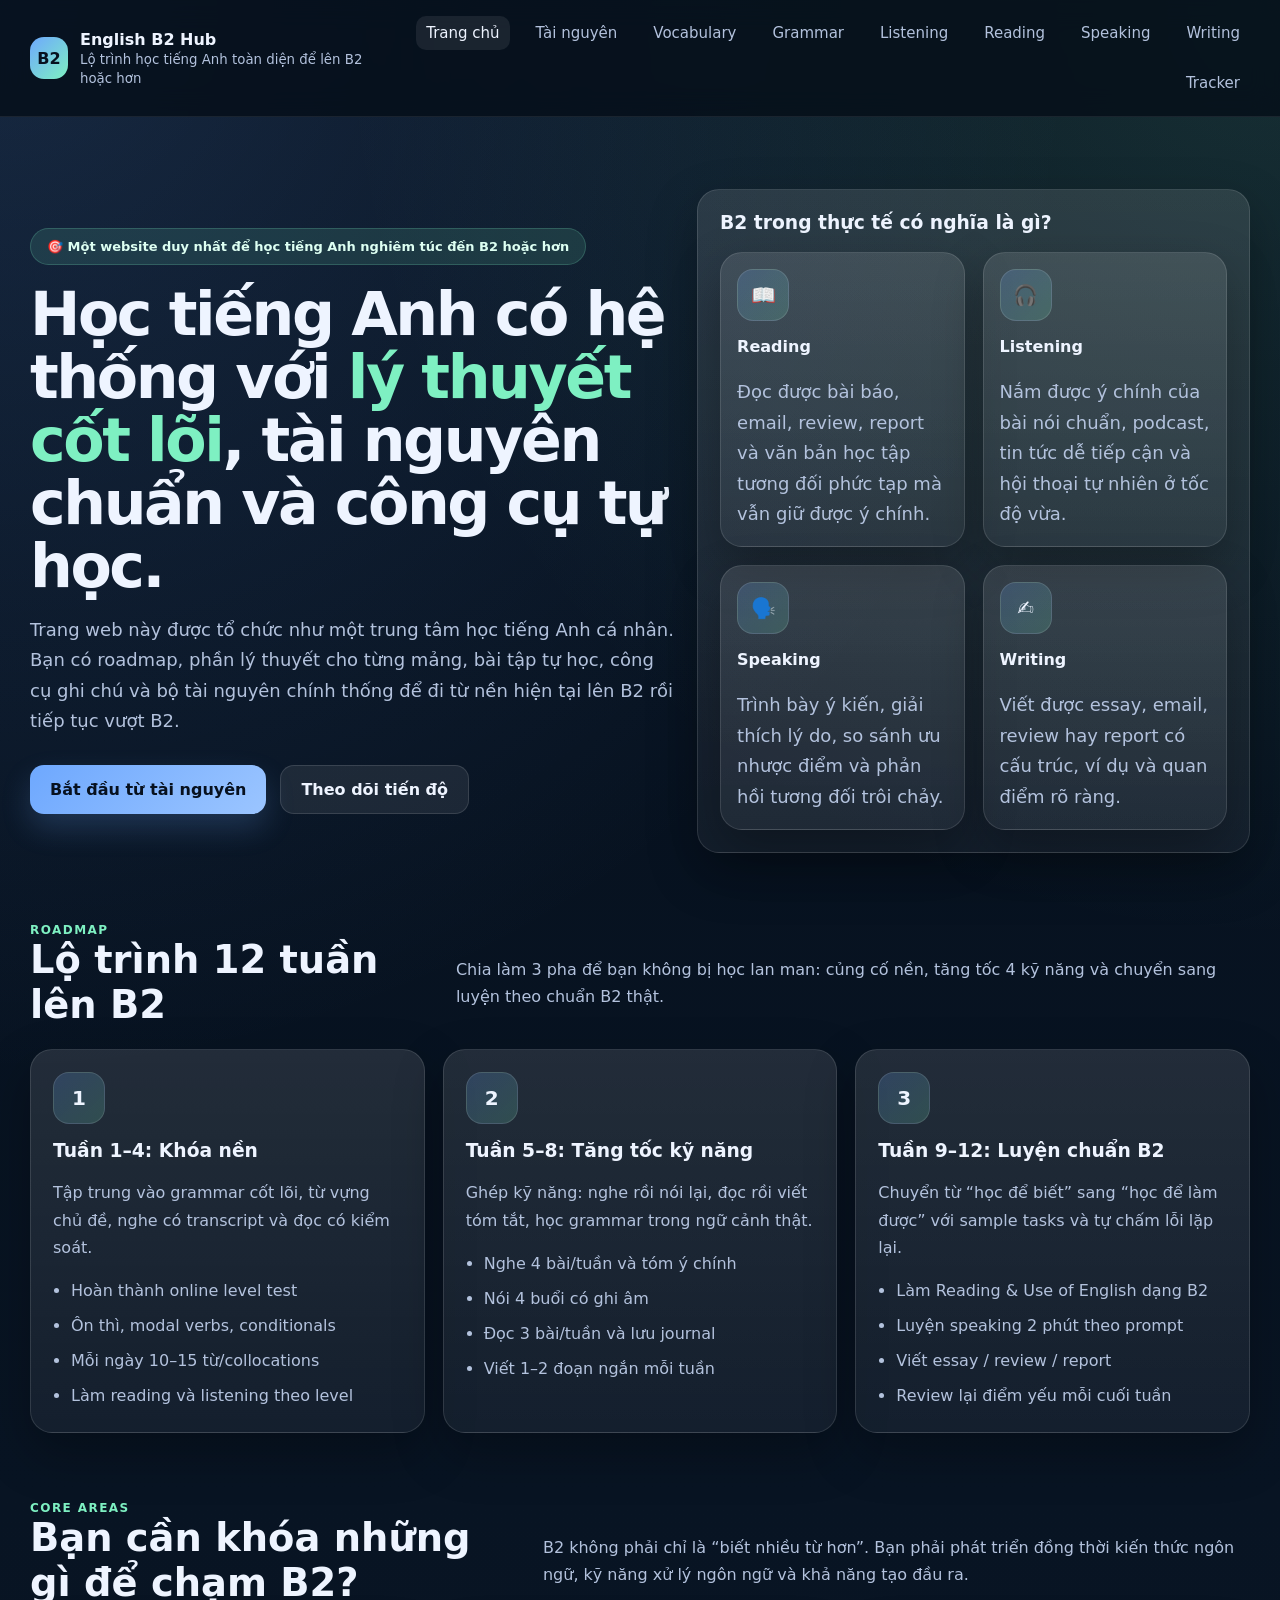
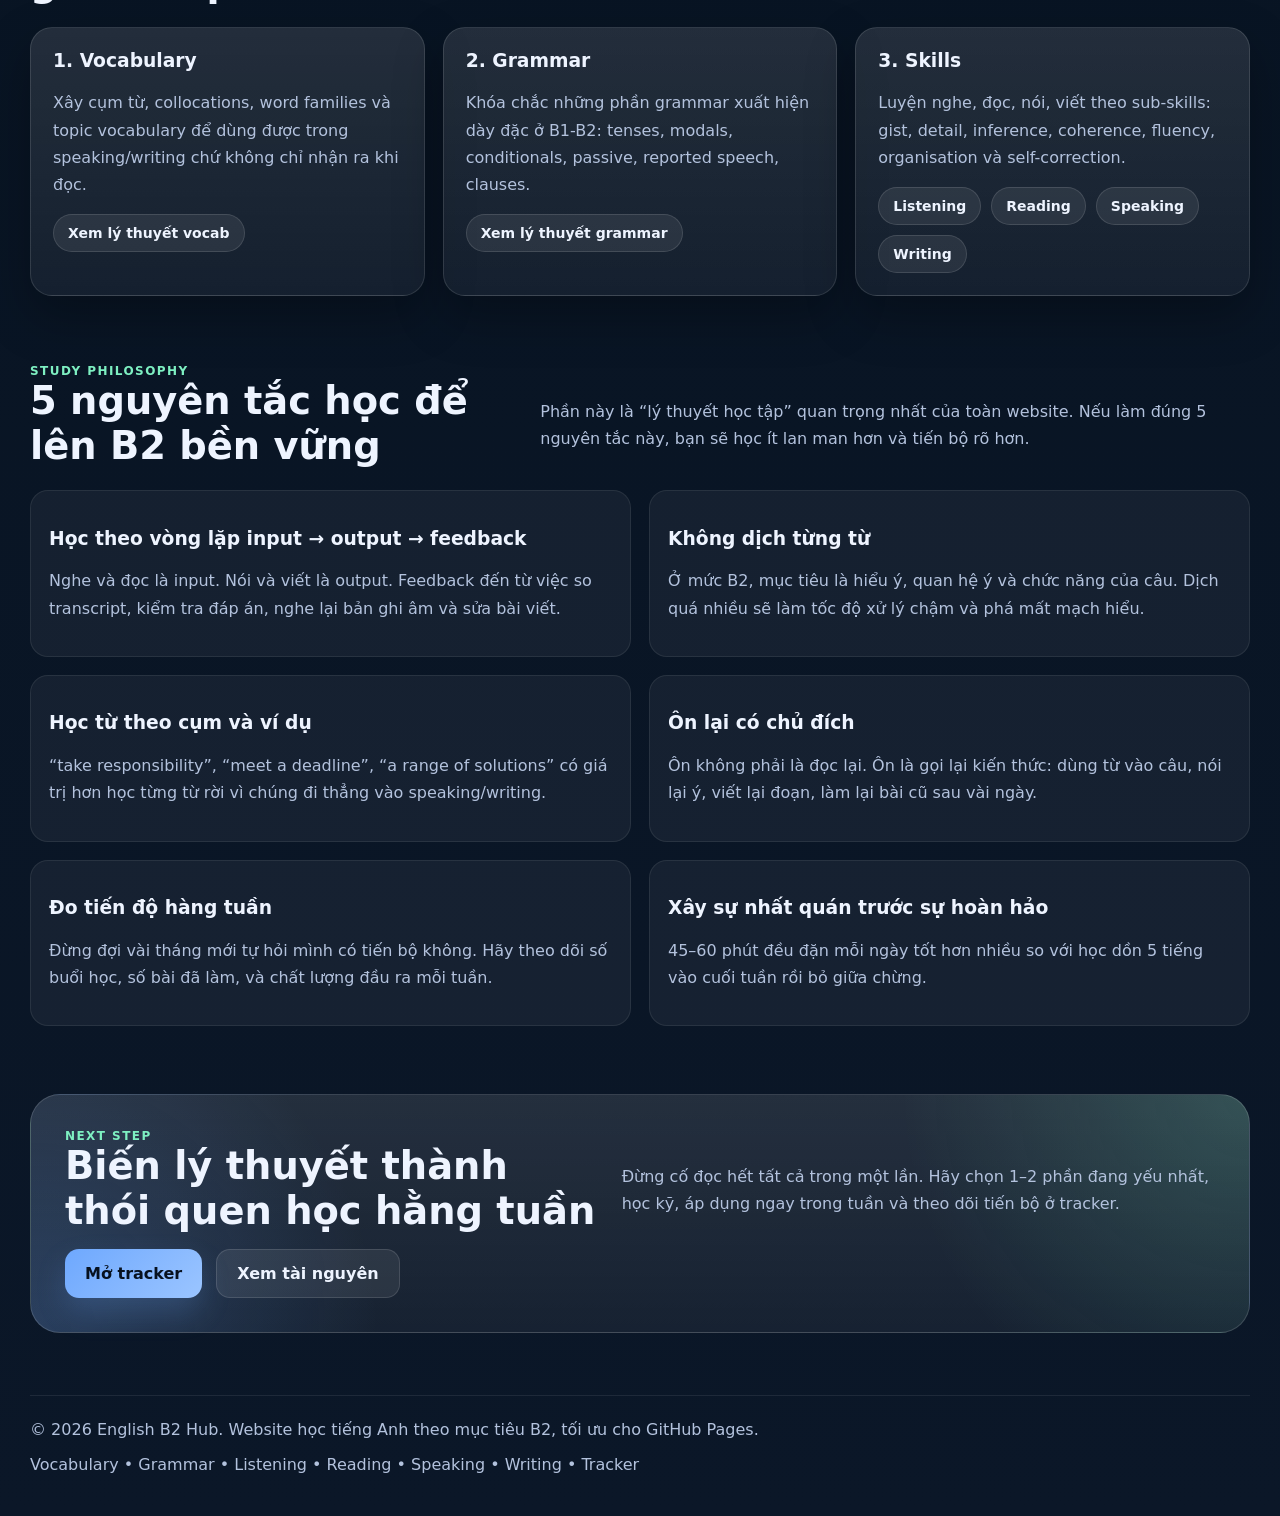
<file: index.html>
<!DOCTYPE html>
<html lang="vi">
  <head>
    <meta charset="UTF-8" />
    <meta name="viewport" content="width=device-width, initial-scale=1.0" />
    <title>English B2 Hub - Học tiếng Anh toàn diện để đạt B2 hoặc hơn</title>
    <meta name="description" content="Website học tiếng Anh hướng mục tiêu B2 với lý thuyết cốt lõi, roadmap, tài nguyên và công cụ tự học." />
    <link rel="stylesheet" href="assets/styles.css" />
  </head>
  <body>
    <header>
      <div class="container nav">
        <a href="index.html" class="brand">
          <div class="brand-logo">B2</div>
          <div>
            <div>English B2 Hub</div>
            <small style="color: var(--muted); font-weight: 500">Lộ trình học tiếng Anh toàn diện để lên B2 hoặc hơn</small>
          </div>
        </a>
        <nav class="nav-links"><a href="index.html" class="active">Trang chủ</a>
<a href="resources.html" class="">Tài nguyên</a>
<a href="vocabulary.html" class="">Vocabulary</a>
<a href="grammar.html" class="">Grammar</a>
<a href="listening.html" class="">Listening</a>
<a href="reading.html" class="">Reading</a>
<a href="speaking.html" class="">Speaking</a>
<a href="writing.html" class="">Writing</a>
<a href="tracker.html" class="">Tracker</a></nav>
      </div>
    </header>
    <main>
<section class="hero">
  <div class="container hero-grid">
    <div>
      <div class="pill">🎯 Một website duy nhất để học tiếng Anh nghiêm túc đến B2 hoặc hơn</div>
      <h1>Học tiếng Anh có hệ thống với <span style="color:var(--accent)">lý thuyết cốt lõi</span>, tài nguyên chuẩn và công cụ tự học.</h1>
      <p>Trang web này được tổ chức như một trung tâm học tiếng Anh cá nhân. Bạn có roadmap, phần lý thuyết cho từng mảng, bài tập tự học, công cụ ghi chú và bộ tài nguyên chính thống để đi từ nền hiện tại lên B2 rồi tiếp tục vượt B2.</p>
      <div class="hero-actions">
        <a class="button button-primary" href="resources.html">Bắt đầu từ tài nguyên</a>
        <a class="button button-secondary" href="tracker.html">Theo dõi tiến độ</a>
      </div>
    </div>
    <div class="hero-card">
      <h3>B2 trong thực tế có nghĩa là gì?</h3>
      <div class="grid-2">
        <div class="mini-card card" style="padding:16px"><div class="mini-icon">📖</div><h4>Reading</h4><p>Đọc được bài báo, email, review, report và văn bản học tập tương đối phức tạp mà vẫn giữ được ý chính.</p></div>
        <div class="mini-card card" style="padding:16px"><div class="mini-icon">🎧</div><h4>Listening</h4><p>Nắm được ý chính của bài nói chuẩn, podcast, tin tức dễ tiếp cận và hội thoại tự nhiên ở tốc độ vừa.</p></div>
        <div class="mini-card card" style="padding:16px"><div class="mini-icon">🗣️</div><h4>Speaking</h4><p>Trình bày ý kiến, giải thích lý do, so sánh ưu nhược điểm và phản hồi tương đối trôi chảy.</p></div>
        <div class="mini-card card" style="padding:16px"><div class="mini-icon">✍️</div><h4>Writing</h4><p>Viết được essay, email, review hay report có cấu trúc, ví dụ và quan điểm rõ ràng.</p></div>
      </div>
    </div>
  </div>
</section>

<section>
  <div class="container">
    <div class="section-title">
      <div><div class="kicker">Roadmap</div><h2>Lộ trình 12 tuần lên B2</h2></div>
      <p>Chia làm 3 pha để bạn không bị học lan man: củng cố nền, tăng tốc 4 kỹ năng và chuyển sang luyện theo chuẩn B2 thật.</p>
    </div>
    <div class="roadmap-grid">
      <article class="card roadmap-step"><div class="step-no">1</div><h3>Tuần 1–4: Khóa nền</h3><p>Tập trung vào grammar cốt lõi, từ vựng chủ đề, nghe có transcript và đọc có kiểm soát.</p><ul class="list"><li>Hoàn thành online level test</li><li>Ôn thì, modal verbs, conditionals</li><li>Mỗi ngày 10–15 từ/collocations</li><li>Làm reading và listening theo level</li></ul></article>
      <article class="card roadmap-step"><div class="step-no">2</div><h3>Tuần 5–8: Tăng tốc kỹ năng</h3><p>Ghép kỹ năng: nghe rồi nói lại, đọc rồi viết tóm tắt, học grammar trong ngữ cảnh thật.</p><ul class="list"><li>Nghe 4 bài/tuần và tóm ý chính</li><li>Nói 4 buổi có ghi âm</li><li>Đọc 3 bài/tuần và lưu journal</li><li>Viết 1–2 đoạn ngắn mỗi tuần</li></ul></article>
      <article class="card roadmap-step"><div class="step-no">3</div><h3>Tuần 9–12: Luyện chuẩn B2</h3><p>Chuyển từ “học để biết” sang “học để làm được” với sample tasks và tự chấm lỗi lặp lại.</p><ul class="list"><li>Làm Reading & Use of English dạng B2</li><li>Luyện speaking 2 phút theo prompt</li><li>Viết essay / review / report</li><li>Review lại điểm yếu mỗi cuối tuần</li></ul></article>
    </div>
  </div>
</section>

<section>
  <div class="container">
    <div class="section-title">
      <div><div class="kicker">Core areas</div><h2>Bạn cần khóa những gì để chạm B2?</h2></div>
      <p>B2 không phải chỉ là “biết nhiều từ hơn”. Bạn phải phát triển đồng thời kiến thức ngôn ngữ, kỹ năng xử lý ngôn ngữ và khả năng tạo đầu ra.</p>
    </div>
    <div class="grid-3">
      <article class="card theory-card"><h3>1. Vocabulary</h3><p>Xây cụm từ, collocations, word families và topic vocabulary để dùng được trong speaking/writing chứ không chỉ nhận ra khi đọc.</p><div class="chip-row"><a class="chip" href="vocabulary.html">Xem lý thuyết vocab</a></div></article>
      <article class="card theory-card"><h3>2. Grammar</h3><p>Khóa chắc những phần grammar xuất hiện dày đặc ở B1-B2: tenses, modals, conditionals, passive, reported speech, clauses.</p><div class="chip-row"><a class="chip" href="grammar.html">Xem lý thuyết grammar</a></div></article>
      <article class="card theory-card"><h3>3. Skills</h3><p>Luyện nghe, đọc, nói, viết theo sub-skills: gist, detail, inference, coherence, fluency, organisation và self-correction.</p><div class="chip-row"><a class="chip" href="listening.html">Listening</a><a class="chip" href="reading.html">Reading</a><a class="chip" href="speaking.html">Speaking</a><a class="chip" href="writing.html">Writing</a></div></article>
    </div>
  </div>
</section>

<section>
  <div class="container">
    <div class="section-title">
      <div><div class="kicker">Study philosophy</div><h2>5 nguyên tắc học để lên B2 bền vững</h2></div>
      <p>Phần này là “lý thuyết học tập” quan trọng nhất của toàn website. Nếu làm đúng 5 nguyên tắc này, bạn sẽ học ít lan man hơn và tiến bộ rõ hơn.</p>
    </div>
    <div class="grid-2">
      <div class="theory-point"><h3>Học theo vòng lặp input → output → feedback</h3><p>Nghe và đọc là input. Nói và viết là output. Feedback đến từ việc so transcript, kiểm tra đáp án, nghe lại bản ghi âm và sửa bài viết.</p></div>
      <div class="theory-point"><h3>Không dịch từng từ</h3><p>Ở mức B2, mục tiêu là hiểu ý, quan hệ ý và chức năng của câu. Dịch quá nhiều sẽ làm tốc độ xử lý chậm và phá mất mạch hiểu.</p></div>
      <div class="theory-point"><h3>Học từ theo cụm và ví dụ</h3><p>“take responsibility”, “meet a deadline”, “a range of solutions” có giá trị hơn học từng từ rời vì chúng đi thẳng vào speaking/writing.</p></div>
      <div class="theory-point"><h3>Ôn lại có chủ đích</h3><p>Ôn không phải là đọc lại. Ôn là gọi lại kiến thức: dùng từ vào câu, nói lại ý, viết lại đoạn, làm lại bài cũ sau vài ngày.</p></div>
      <div class="theory-point"><h3>Đo tiến độ hàng tuần</h3><p>Đừng đợi vài tháng mới tự hỏi mình có tiến bộ không. Hãy theo dõi số buổi học, số bài đã làm, và chất lượng đầu ra mỗi tuần.</p></div>
      <div class="theory-point"><h3>Xây sự nhất quán trước sự hoàn hảo</h3><p>45–60 phút đều đặn mỗi ngày tốt hơn nhiều so với học dồn 5 tiếng vào cuối tuần rồi bỏ giữa chừng.</p></div>
    </div>
  </div>
</section>

      <section>
        <div class="container">
          <div class="footer-cta">
            <div class="section-title" style="margin-bottom:16px">
              <div>
                <div class="kicker">Next step</div>
                <h2>Biến lý thuyết thành thói quen học hằng tuần</h2>
              </div>
              <p>Đừng cố đọc hết tất cả trong một lần. Hãy chọn 1–2 phần đang yếu nhất, học kỹ, áp dụng ngay trong tuần và theo dõi tiến bộ ở tracker.</p>
            </div>
            <div class="hero-actions" style="margin-top:0">
              <a class="button button-primary" href="tracker.html">Mở tracker</a>
              <a class="button button-secondary" href="resources.html">Xem tài nguyên</a>
            </div>
          </div>
        </div>
      </section>
    </main>
    <footer>
      <div class="container footer-row">
        <div>© 2026 English B2 Hub. Website học tiếng Anh theo mục tiêu B2, tối ưu cho GitHub Pages.</div>
        <div>Vocabulary • Grammar • Listening • Reading • Speaking • Writing • Tracker</div>
      </div>
    </footer>
    <script src="assets/app.js"></script>
  </body>
</html>
</file>
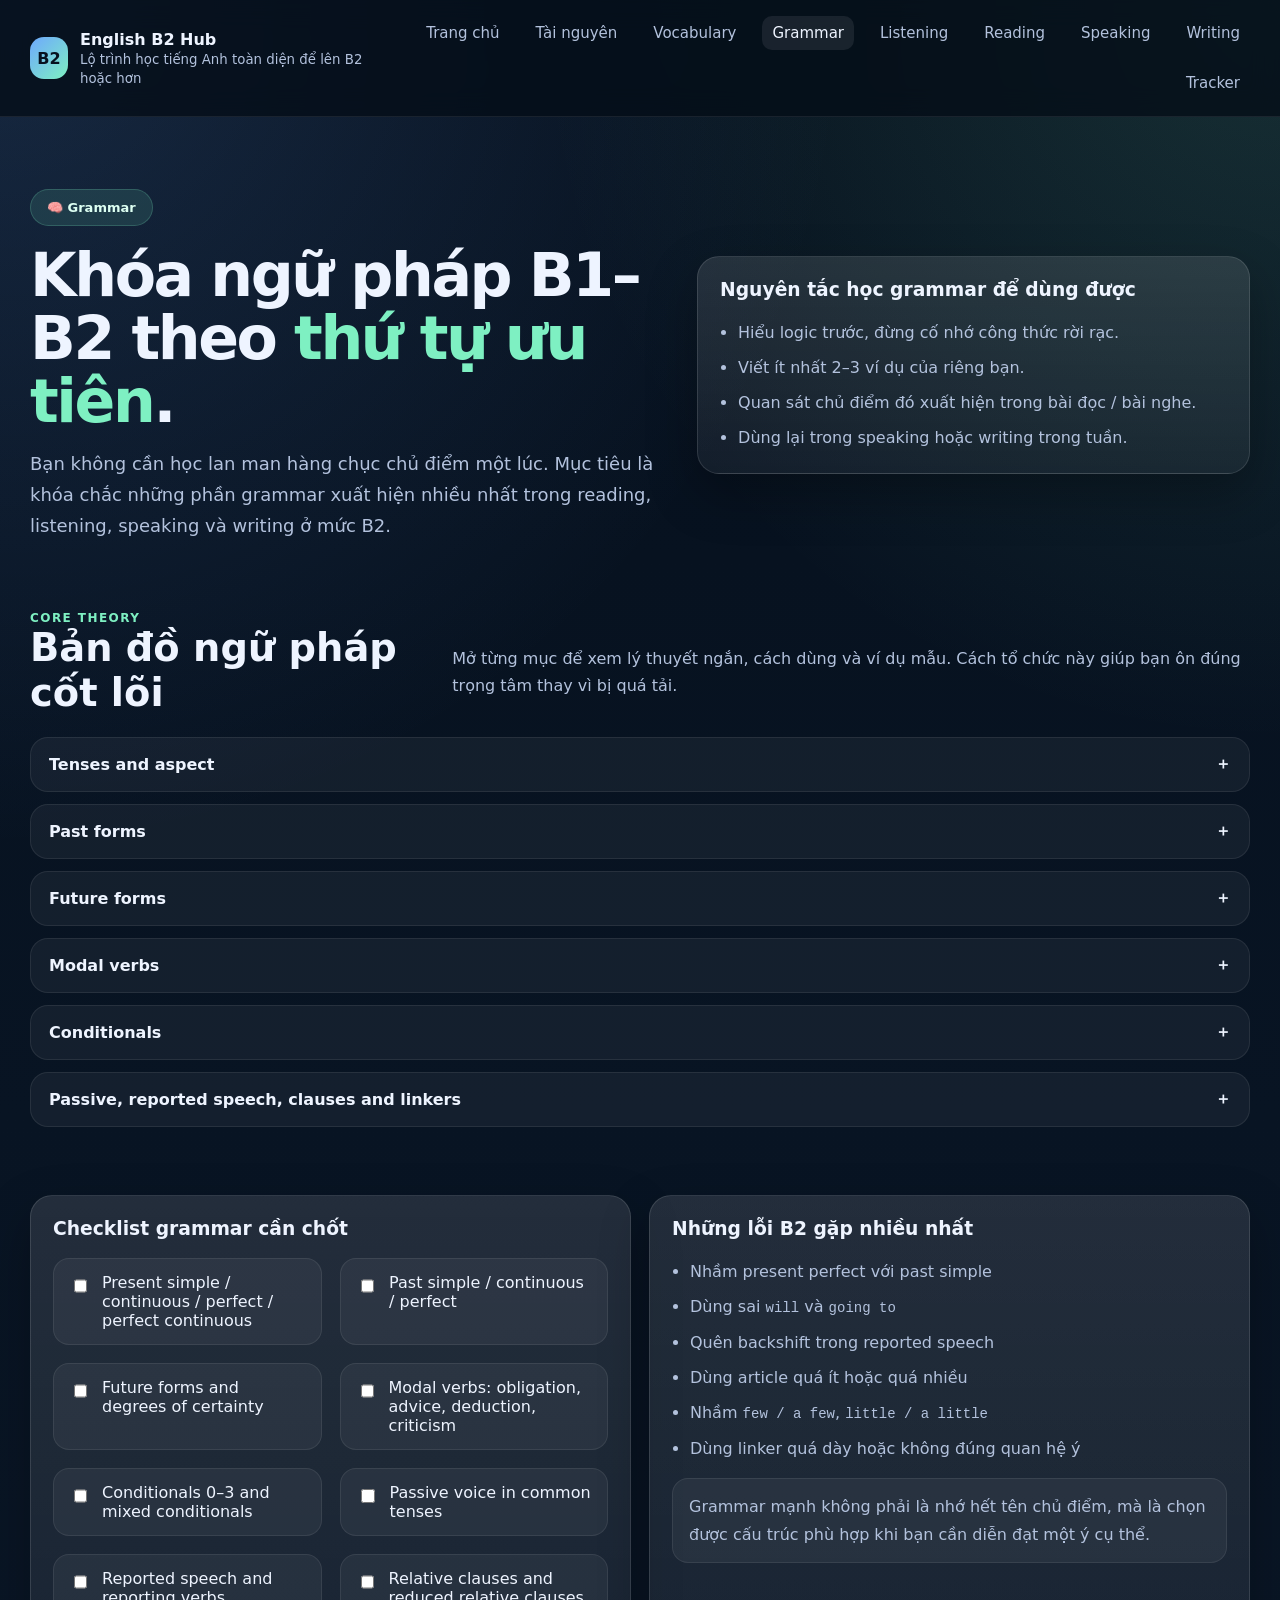
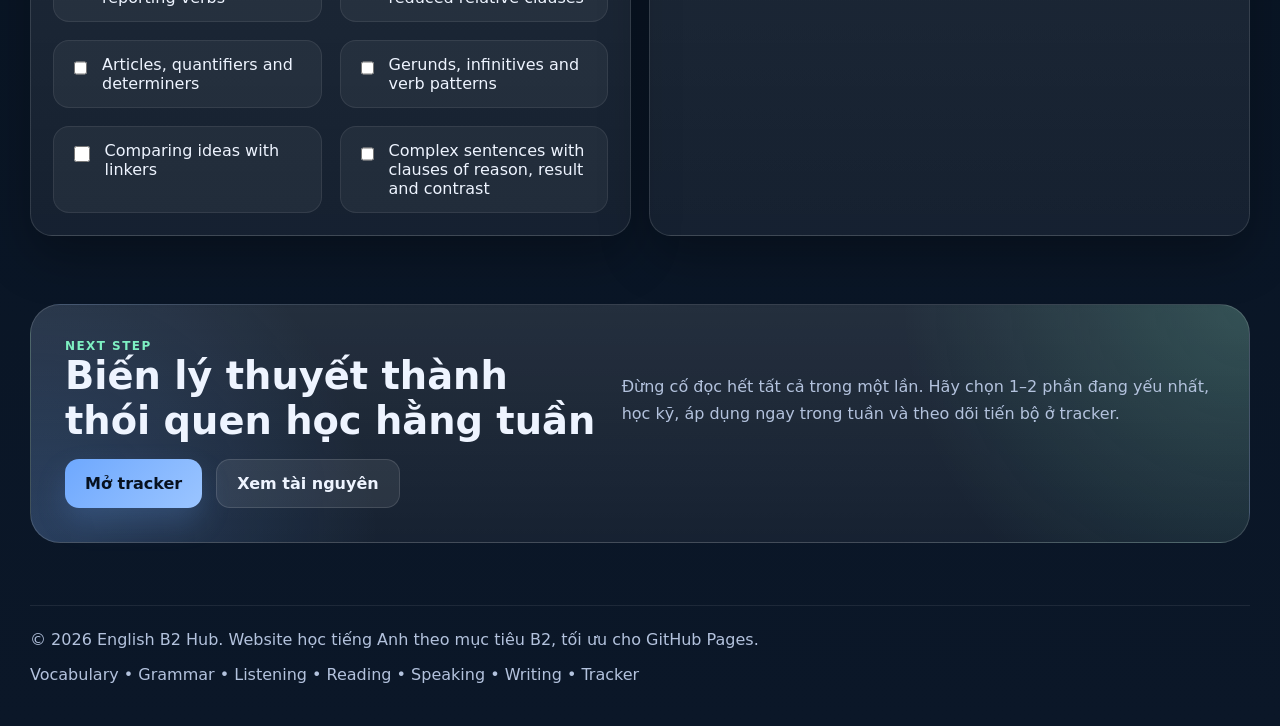
<file: grammar.html>
<!DOCTYPE html>
<html lang="vi">
  <head>
    <meta charset="UTF-8" />
    <meta name="viewport" content="width=device-width, initial-scale=1.0" />
    <title>English B2 Hub - Grammar B1-B2 theory</title>
    <meta name="description" content="Trang ôn ngữ pháp B1-B2 với bản đồ lý thuyết, ví dụ, lỗi phổ biến và checklist." />
    <link rel="stylesheet" href="assets/styles.css" />
  </head>
  <body>
    <header>
      <div class="container nav">
        <a href="index.html" class="brand">
          <div class="brand-logo">B2</div>
          <div>
            <div>English B2 Hub</div>
            <small style="color: var(--muted); font-weight: 500">Lộ trình học tiếng Anh toàn diện để lên B2 hoặc hơn</small>
          </div>
        </a>
        <nav class="nav-links"><a href="index.html" class="">Trang chủ</a>
<a href="resources.html" class="">Tài nguyên</a>
<a href="vocabulary.html" class="">Vocabulary</a>
<a href="grammar.html" class="active">Grammar</a>
<a href="listening.html" class="">Listening</a>
<a href="reading.html" class="">Reading</a>
<a href="speaking.html" class="">Speaking</a>
<a href="writing.html" class="">Writing</a>
<a href="tracker.html" class="">Tracker</a></nav>
      </div>
    </header>
    <main>
<section class="hero">
  <div class="container hero-grid">
    <div>
      <div class="pill">🧠 Grammar</div>
      <h1>Khóa ngữ pháp B1–B2 theo <span style="color:var(--accent)">thứ tự ưu tiên</span>.</h1>
      <p>Bạn không cần học lan man hàng chục chủ điểm một lúc. Mục tiêu là khóa chắc những phần grammar xuất hiện nhiều nhất trong reading, listening, speaking và writing ở mức B2.</p>
    </div>
    <div class="hero-card">
      <h3>Nguyên tắc học grammar để dùng được</h3>
      <ul class="list">
        <li>Hiểu logic trước, đừng cố nhớ công thức rời rạc.</li>
        <li>Viết ít nhất 2–3 ví dụ của riêng bạn.</li>
        <li>Quan sát chủ điểm đó xuất hiện trong bài đọc / bài nghe.</li>
        <li>Dùng lại trong speaking hoặc writing trong tuần.</li>
      </ul>
    </div>
  </div>
</section>

<section>
  <div class="container">
    <div class="section-title">
      <div><div class="kicker">Core theory</div><h2>Bản đồ ngữ pháp cốt lõi</h2></div>
      <p>Mở từng mục để xem lý thuyết ngắn, cách dùng và ví dụ mẫu. Cách tổ chức này giúp bạn ôn đúng trọng tâm thay vì bị quá tải.</p>
    </div>

    <div class="accordion-item"><button class="accordion-btn">Tenses and aspect <span>＋</span></button><div class="accordion-content"><p>Hãy phân biệt thời điểm, độ dài và mối liên hệ giữa các hành động. B2 cần bạn chọn đúng giữa simple, continuous, perfect và perfect continuous để diễn đạt chính xác.</p><div class="table-wrap"><table><thead><tr><th>Điểm ngữ pháp</th><th>Khi dùng</th><th>Ví dụ</th></tr></thead><tbody><tr><td><strong>Present simple</strong></td><td>facts, routines</td><td>I usually study in the evening.</td></tr><tr><td><strong>Present continuous</strong></td><td>actions happening now / temporary situations</td><td>I'm working on my speaking this month.</td></tr><tr><td><strong>Present perfect</strong></td><td>past action with present result / life experience</td><td>I have finished the lesson.</td></tr><tr><td><strong>Present perfect continuous</strong></td><td>duration up to now</td><td>I have been learning English for three years.</td></tr></tbody></table></div></div></div>

    <div class="accordion-item"><button class="accordion-btn">Past forms <span>＋</span></button><div class="accordion-content"><p>Past simple kể sự kiện; past continuous tạo bối cảnh; past perfect cho hành động xảy ra trước một mốc quá khứ.</p><div class="table-wrap"><table><thead><tr><th>Điểm ngữ pháp</th><th>Khi dùng</th><th>Ví dụ</th></tr></thead><tbody><tr><td><strong>Past simple</strong></td><td>finished past event</td><td>She missed the train.</td></tr><tr><td><strong>Past continuous</strong></td><td>background / interrupted action</td><td>I was studying when he called.</td></tr><tr><td><strong>Past perfect</strong></td><td>earlier past</td><td>By the time we arrived, the film had started.</td></tr></tbody></table></div></div></div>

    <div class="accordion-item"><button class="accordion-btn">Future forms <span>＋</span></button><div class="accordion-content"><p>Dùng will cho prediction/instant decision, be going to cho intention/evidence, present continuous cho arrangement, future perfect cho hành động hoàn thành trước một mốc tương lai.</p><div class="table-wrap"><table><thead><tr><th>Điểm ngữ pháp</th><th>Khi dùng</th><th>Ví dụ</th></tr></thead><tbody><tr><td><strong>will</strong></td><td>prediction / decision</td><td>I think it will help.</td></tr><tr><td><strong>be going to</strong></td><td>intention / evidence</td><td>I'm going to review conditionals tonight.</td></tr><tr><td><strong>present continuous</strong></td><td>fixed arrangement</td><td>We're meeting our tutor tomorrow.</td></tr><tr><td><strong>future perfect</strong></td><td>completed before future point</td><td>By June, I will have finished the course.</td></tr></tbody></table></div></div></div>

    <div class="accordion-item"><button class="accordion-btn">Modal verbs <span>＋</span></button><div class="accordion-content"><p>Modal verbs giúp bạn nói về lời khuyên, nghĩa vụ, khả năng, suy đoán và phê bình quá khứ.</p><div class="table-wrap"><table><thead><tr><th>Điểm ngữ pháp</th><th>Khi dùng</th><th>Ví dụ</th></tr></thead><tbody><tr><td><strong>must / have to</strong></td><td>obligation</td><td>You must revise regularly.</td></tr><tr><td><strong>should / ought to</strong></td><td>advice</td><td>You should record your speaking.</td></tr><tr><td><strong>may / might / could</strong></td><td>possibility</td><td>This exercise might be useful.</td></tr><tr><td><strong>must have / can't have</strong></td><td>deduction about the past</td><td>He must have forgotten the meeting.</td></tr></tbody></table></div></div></div>

    <div class="accordion-item"><button class="accordion-btn">Conditionals <span>＋</span></button><div class="accordion-content"><p>B2 rất hay kiểm tra conditionals vì chúng cho phép bạn nói về quy luật, khả năng, giả định và tiếc nuối.</p><div class="table-wrap"><table><thead><tr><th>Loại</th><th>Khi dùng</th><th>Ví dụ</th></tr></thead><tbody><tr><td><strong>Zero</strong></td><td>general truth</td><td>If you heat water, it boils.</td></tr><tr><td><strong>First</strong></td><td>real future possibility</td><td>If you practise daily, you will improve.</td></tr><tr><td><strong>Second</strong></td><td>imaginary present/future</td><td>If I had more time, I would read more.</td></tr><tr><td><strong>Third</strong></td><td>imaginary past</td><td>If I had revised more, I would have passed.</td></tr></tbody></table></div></div></div>

    <div class="accordion-item"><button class="accordion-btn">Passive, reported speech, clauses and linkers <span>＋</span></button><div class="accordion-content"><p>Đây là các công cụ giúp câu văn B2 mạch lạc, nén thông tin tốt hơn và bớt “dịch từng câu ngắn”.</p><ul class="list"><li><strong>Passive voice:</strong> dùng khi muốn nhấn mạnh hành động/kết quả hơn người làm.</li><li><strong>Reported speech:</strong> dùng để kể lại lời nói, câu hỏi, lời khuyên.</li><li><strong>Relative clauses:</strong> nối thông tin gọn và rõ hơn.</li><li><strong>Articles & quantifiers:</strong> giúp câu chính xác về lượng và tính xác định.</li><li><strong>Gerunds / infinitives:</strong> nắm được verb patterns thường gặp.</li><li><strong>Linkers:</strong> addition, contrast, reason, result, example.</li></ul></div></div>
  </div>
</section>

<section>
  <div class="container grid-2">
    <article class="card">
      <h3>Checklist grammar cần chốt</h3>
      <div id="grammarChecklist" class="checklist-grid"></div>
    </article>
    <article class="card">
      <h3>Những lỗi B2 gặp nhiều nhất</h3>
      <ul class="list">
        <li>Nhầm present perfect với past simple</li>
        <li>Dùng sai <span class="code-like">will</span> và <span class="code-like">going to</span></li>
        <li>Quên backshift trong reported speech</li>
        <li>Dùng article quá ít hoặc quá nhiều</li>
        <li>Nhầm <span class="code-like">few / a few</span>, <span class="code-like">little / a little</span></li>
        <li>Dùng linker quá dày hoặc không đúng quan hệ ý</li>
      </ul>
      <div class="note" style="margin-top:16px">Grammar mạnh không phải là nhớ hết tên chủ điểm, mà là chọn được cấu trúc phù hợp khi bạn cần diễn đạt một ý cụ thể.</div>
    </article>
  </div>
</section>

      <section>
        <div class="container">
          <div class="footer-cta">
            <div class="section-title" style="margin-bottom:16px">
              <div>
                <div class="kicker">Next step</div>
                <h2>Biến lý thuyết thành thói quen học hằng tuần</h2>
              </div>
              <p>Đừng cố đọc hết tất cả trong một lần. Hãy chọn 1–2 phần đang yếu nhất, học kỹ, áp dụng ngay trong tuần và theo dõi tiến bộ ở tracker.</p>
            </div>
            <div class="hero-actions" style="margin-top:0">
              <a class="button button-primary" href="tracker.html">Mở tracker</a>
              <a class="button button-secondary" href="resources.html">Xem tài nguyên</a>
            </div>
          </div>
        </div>
      </section>
    </main>
    <footer>
      <div class="container footer-row">
        <div>© 2026 English B2 Hub. Website học tiếng Anh theo mục tiêu B2, tối ưu cho GitHub Pages.</div>
        <div>Vocabulary • Grammar • Listening • Reading • Speaking • Writing • Tracker</div>
      </div>
    </footer>
    <script src="assets/app.js"></script>
  </body>
</html>
</file>
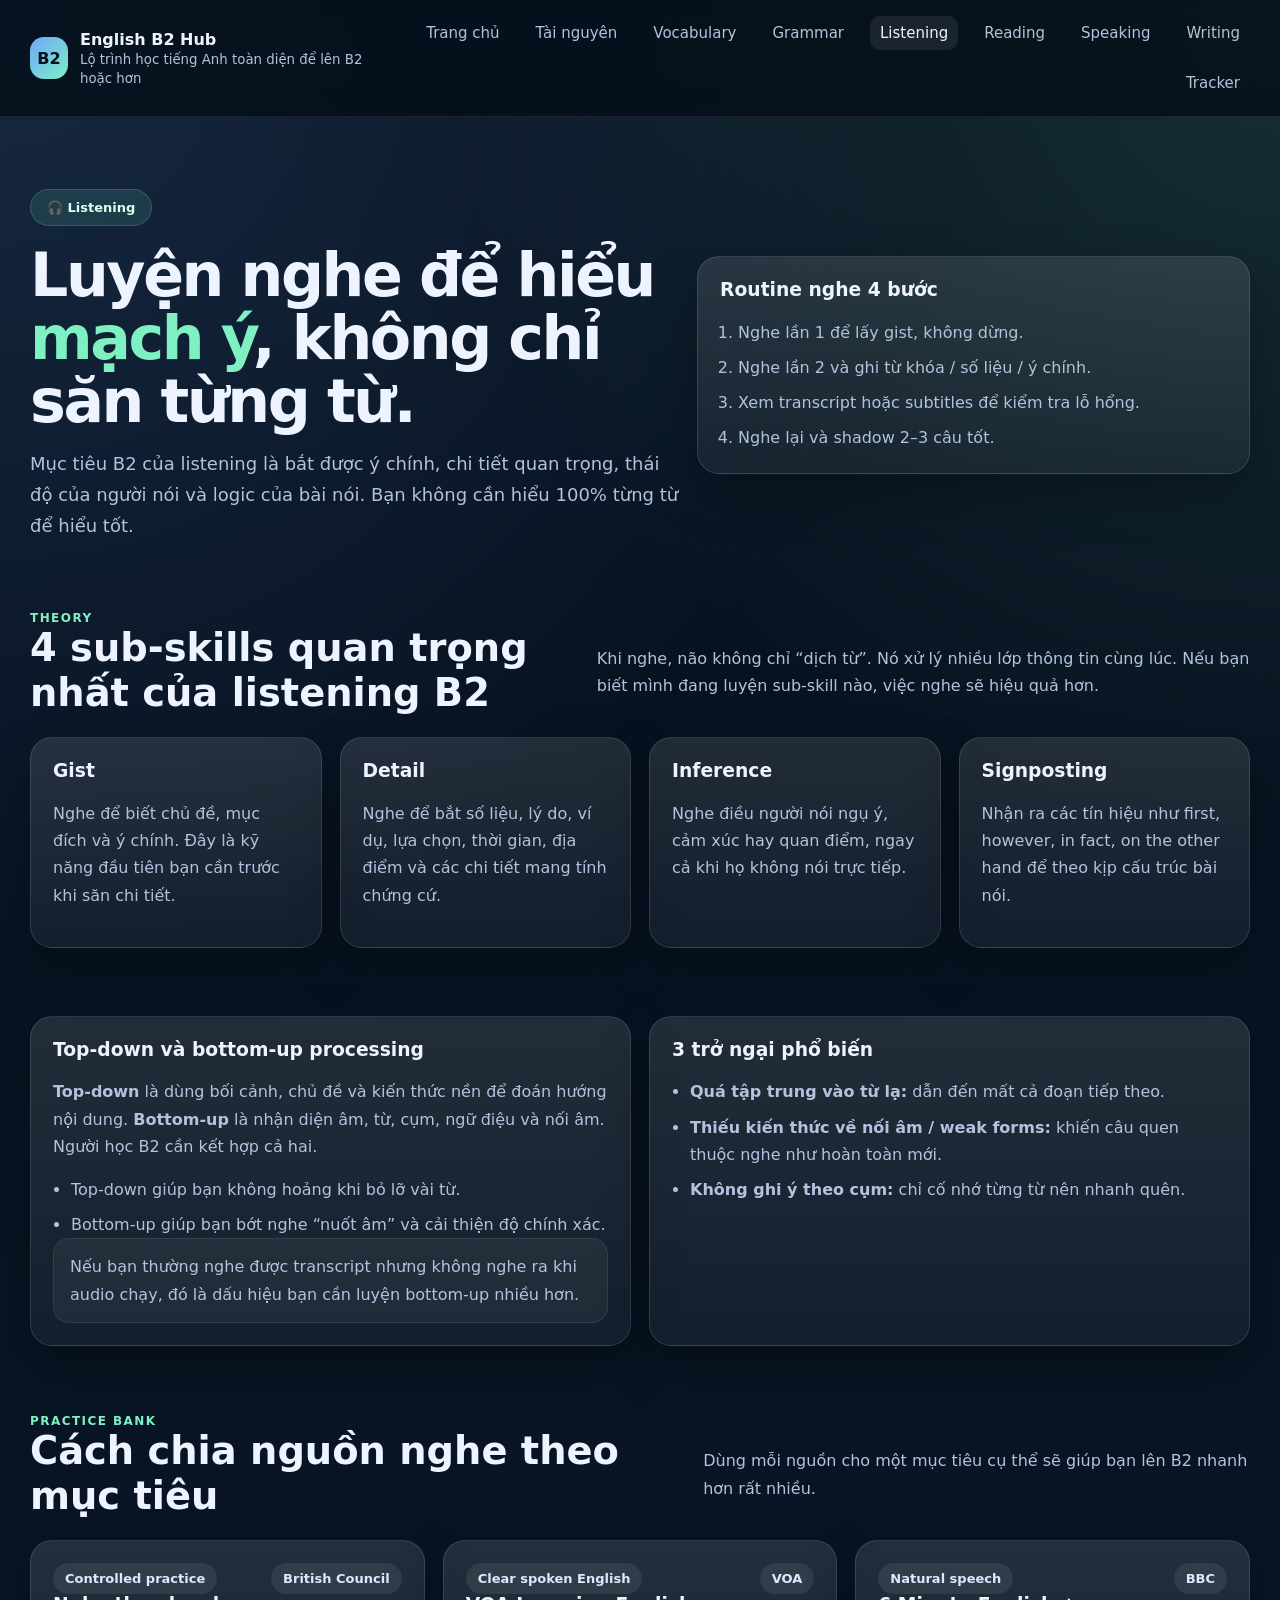
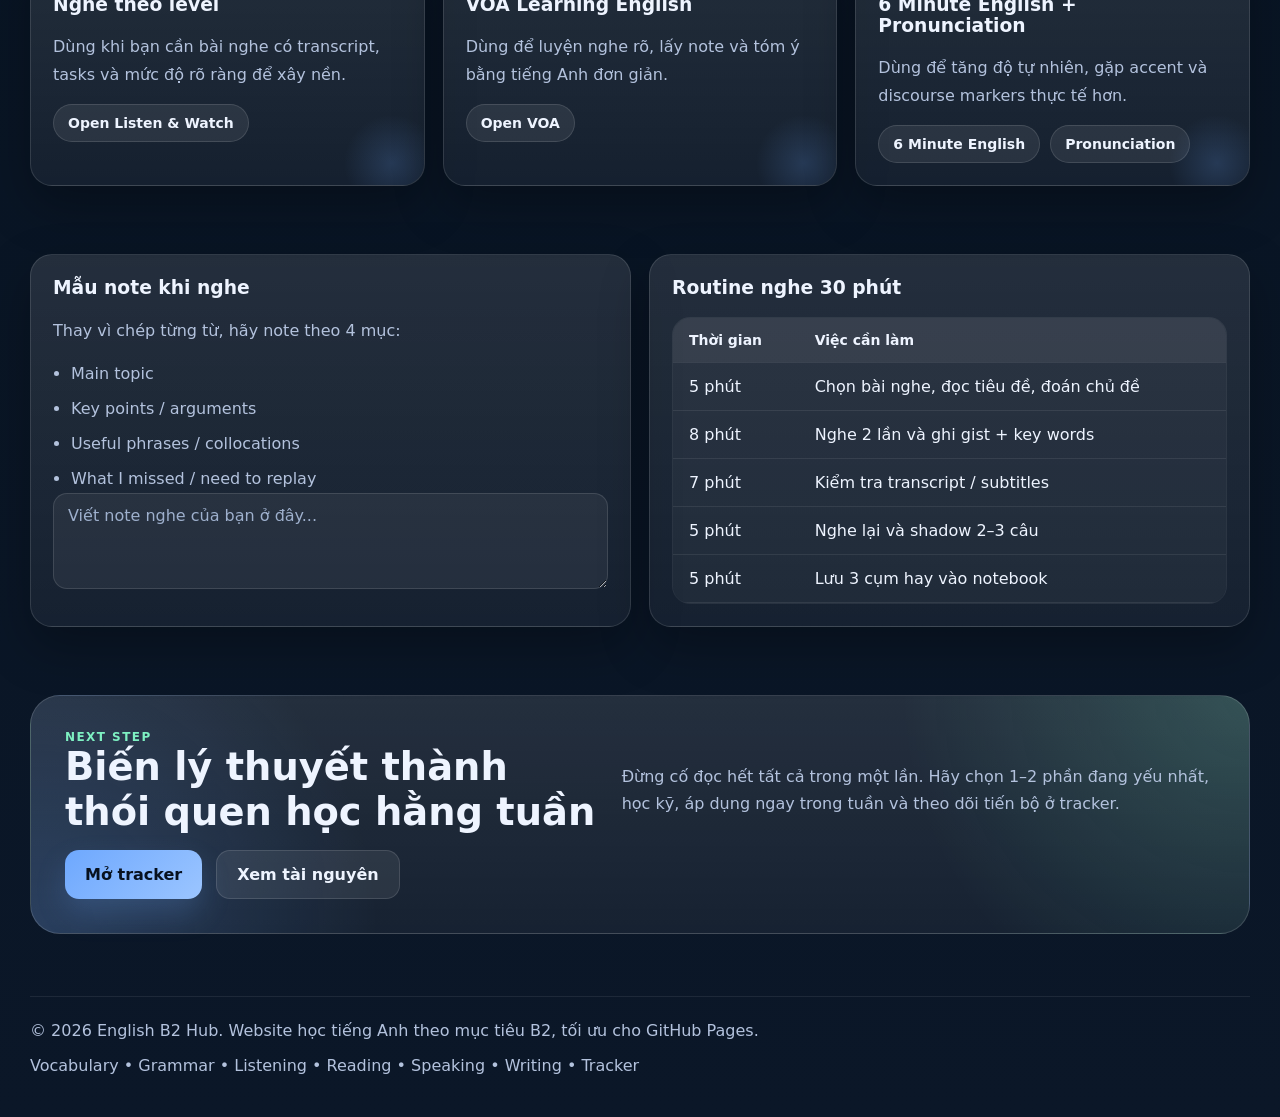
<file: listening.html>
<!DOCTYPE html>
<html lang="vi">
  <head>
    <meta charset="UTF-8" />
    <meta name="viewport" content="width=device-width, initial-scale=1.0" />
    <title>English B2 Hub - Listening theory and routine</title>
    <meta name="description" content="Trang luyện nghe với sub-skills, routine, practice bank và khu note-taking." />
    <link rel="stylesheet" href="assets/styles.css" />
  </head>
  <body>
    <header>
      <div class="container nav">
        <a href="index.html" class="brand">
          <div class="brand-logo">B2</div>
          <div>
            <div>English B2 Hub</div>
            <small style="color: var(--muted); font-weight: 500">Lộ trình học tiếng Anh toàn diện để lên B2 hoặc hơn</small>
          </div>
        </a>
        <nav class="nav-links"><a href="index.html" class="">Trang chủ</a>
<a href="resources.html" class="">Tài nguyên</a>
<a href="vocabulary.html" class="">Vocabulary</a>
<a href="grammar.html" class="">Grammar</a>
<a href="listening.html" class="active">Listening</a>
<a href="reading.html" class="">Reading</a>
<a href="speaking.html" class="">Speaking</a>
<a href="writing.html" class="">Writing</a>
<a href="tracker.html" class="">Tracker</a></nav>
      </div>
    </header>
    <main>
<section class="hero">
  <div class="container hero-grid">
    <div>
      <div class="pill">🎧 Listening</div>
      <h1>Luyện nghe để hiểu <span style="color:var(--accent)">mạch ý</span>, không chỉ săn từng từ.</h1>
      <p>Mục tiêu B2 của listening là bắt được ý chính, chi tiết quan trọng, thái độ của người nói và logic của bài nói. Bạn không cần hiểu 100% từng từ để hiểu tốt.</p>
    </div>
    <div class="hero-card">
      <h3>Routine nghe 4 bước</h3>
      <ol class="list">
        <li>Nghe lần 1 để lấy gist, không dừng.</li>
        <li>Nghe lần 2 và ghi từ khóa / số liệu / ý chính.</li>
        <li>Xem transcript hoặc subtitles để kiểm tra lỗ hổng.</li>
        <li>Nghe lại và shadow 2–3 câu tốt.</li>
      </ol>
    </div>
  </div>
</section>

<section>
  <div class="container">
    <div class="section-title">
      <div><div class="kicker">Theory</div><h2>4 sub-skills quan trọng nhất của listening B2</h2></div>
      <p>Khi nghe, não không chỉ “dịch từ”. Nó xử lý nhiều lớp thông tin cùng lúc. Nếu bạn biết mình đang luyện sub-skill nào, việc nghe sẽ hiệu quả hơn.</p>
    </div>
    <div class="grid-4">
      <article class="card theory-card"><h3>Gist</h3><p>Nghe để biết chủ đề, mục đích và ý chính. Đây là kỹ năng đầu tiên bạn cần trước khi săn chi tiết.</p></article>
      <article class="card theory-card"><h3>Detail</h3><p>Nghe để bắt số liệu, lý do, ví dụ, lựa chọn, thời gian, địa điểm và các chi tiết mang tính chứng cứ.</p></article>
      <article class="card theory-card"><h3>Inference</h3><p>Nghe điều người nói ngụ ý, cảm xúc hay quan điểm, ngay cả khi họ không nói trực tiếp.</p></article>
      <article class="card theory-card"><h3>Signposting</h3><p>Nhận ra các tín hiệu như first, however, in fact, on the other hand để theo kịp cấu trúc bài nói.</p></article>
    </div>
  </div>
</section>

<section>
  <div class="container grid-2">
    <article class="card">
      <h3>Top-down và bottom-up processing</h3>
      <p><strong>Top-down</strong> là dùng bối cảnh, chủ đề và kiến thức nền để đoán hướng nội dung. <strong>Bottom-up</strong> là nhận diện âm, từ, cụm, ngữ điệu và nối âm. Người học B2 cần kết hợp cả hai.</p>
      <ul class="list">
        <li>Top-down giúp bạn không hoảng khi bỏ lỡ vài từ.</li>
        <li>Bottom-up giúp bạn bớt nghe “nuốt âm” và cải thiện độ chính xác.</li>
      </ul>
      <div class="note">Nếu bạn thường nghe được transcript nhưng không nghe ra khi audio chạy, đó là dấu hiệu bạn cần luyện bottom-up nhiều hơn.</div>
    </article>
    <article class="card">
      <h3>3 trở ngại phổ biến</h3>
      <ul class="list">
        <li><strong>Quá tập trung vào từ lạ:</strong> dẫn đến mất cả đoạn tiếp theo.</li>
        <li><strong>Thiếu kiến thức về nối âm / weak forms:</strong> khiến câu quen thuộc nghe như hoàn toàn mới.</li>
        <li><strong>Không ghi ý theo cụm:</strong> chỉ cố nhớ từng từ nên nhanh quên.</li>
      </ul>
    </article>
  </div>
</section>

<section>
  <div class="container">
    <div class="section-title">
      <div><div class="kicker">Practice bank</div><h2>Cách chia nguồn nghe theo mục tiêu</h2></div>
      <p>Dùng mỗi nguồn cho một mục tiêu cụ thể sẽ giúp bạn lên B2 nhanh hơn rất nhiều.</p>
    </div>
    <div class="grid-3">
      <article class="card resource-card"><div class="top-row"><span class="badge">Controlled practice</span><span class="tag">British Council</span></div><h3>Nghe theo level</h3><p>Dùng khi bạn cần bài nghe có transcript, tasks và mức độ rõ ràng để xây nền.</p><div class="resource-links"><a class="resource-link" href="https://learnenglish.britishcouncil.org/listen-and-watch" target="_blank">Open Listen & Watch</a></div></article>
      <article class="card resource-card"><div class="top-row"><span class="badge">Clear spoken English</span><span class="tag">VOA</span></div><h3>VOA Learning English</h3><p>Dùng để luyện nghe rõ, lấy note và tóm ý bằng tiếng Anh đơn giản.</p><div class="resource-links"><a class="resource-link" href="https://learningenglish.voanews.com/" target="_blank">Open VOA</a></div></article>
      <article class="card resource-card"><div class="top-row"><span class="badge">Natural speech</span><span class="tag">BBC</span></div><h3>6 Minute English + Pronunciation</h3><p>Dùng để tăng độ tự nhiên, gặp accent và discourse markers thực tế hơn.</p><div class="resource-links"><a class="resource-link" href="https://www.bbc.co.uk/learningenglish/english/features/6-minute-english" target="_blank">6 Minute English</a><a class="resource-link" href="https://www.bbc.co.uk/learningenglish/english/features/pronunciation" target="_blank">Pronunciation</a></div></article>
    </div>
  </div>
</section>

<section>
  <div class="container grid-2">
    <article class="card">
      <h3>Mẫu note khi nghe</h3>
      <p>Thay vì chép từng từ, hãy note theo 4 mục:</p>
      <ul class="list">
        <li>Main topic</li>
        <li>Key points / arguments</li>
        <li>Useful phrases / collocations</li>
        <li>What I missed / need to replay</li>
      </ul>
      <textarea id="listeningNotes" placeholder="Viết note nghe của bạn ở đây..."></textarea>
    </article>
    <article class="card">
      <h3>Routine nghe 30 phút</h3>
      <div class="table-wrap"><table><thead><tr><th>Thời gian</th><th>Việc cần làm</th></tr></thead><tbody><tr><td>5 phút</td><td>Chọn bài nghe, đọc tiêu đề, đoán chủ đề</td></tr><tr><td>8 phút</td><td>Nghe 2 lần và ghi gist + key words</td></tr><tr><td>7 phút</td><td>Kiểm tra transcript / subtitles</td></tr><tr><td>5 phút</td><td>Nghe lại và shadow 2–3 câu</td></tr><tr><td>5 phút</td><td>Lưu 3 cụm hay vào notebook</td></tr></tbody></table></div>
    </article>
  </div>
</section>

      <section>
        <div class="container">
          <div class="footer-cta">
            <div class="section-title" style="margin-bottom:16px">
              <div>
                <div class="kicker">Next step</div>
                <h2>Biến lý thuyết thành thói quen học hằng tuần</h2>
              </div>
              <p>Đừng cố đọc hết tất cả trong một lần. Hãy chọn 1–2 phần đang yếu nhất, học kỹ, áp dụng ngay trong tuần và theo dõi tiến bộ ở tracker.</p>
            </div>
            <div class="hero-actions" style="margin-top:0">
              <a class="button button-primary" href="tracker.html">Mở tracker</a>
              <a class="button button-secondary" href="resources.html">Xem tài nguyên</a>
            </div>
          </div>
        </div>
      </section>
    </main>
    <footer>
      <div class="container footer-row">
        <div>© 2026 English B2 Hub. Website học tiếng Anh theo mục tiêu B2, tối ưu cho GitHub Pages.</div>
        <div>Vocabulary • Grammar • Listening • Reading • Speaking • Writing • Tracker</div>
      </div>
    </footer>
    <script src="assets/app.js"></script>
  </body>
</html>
</file>
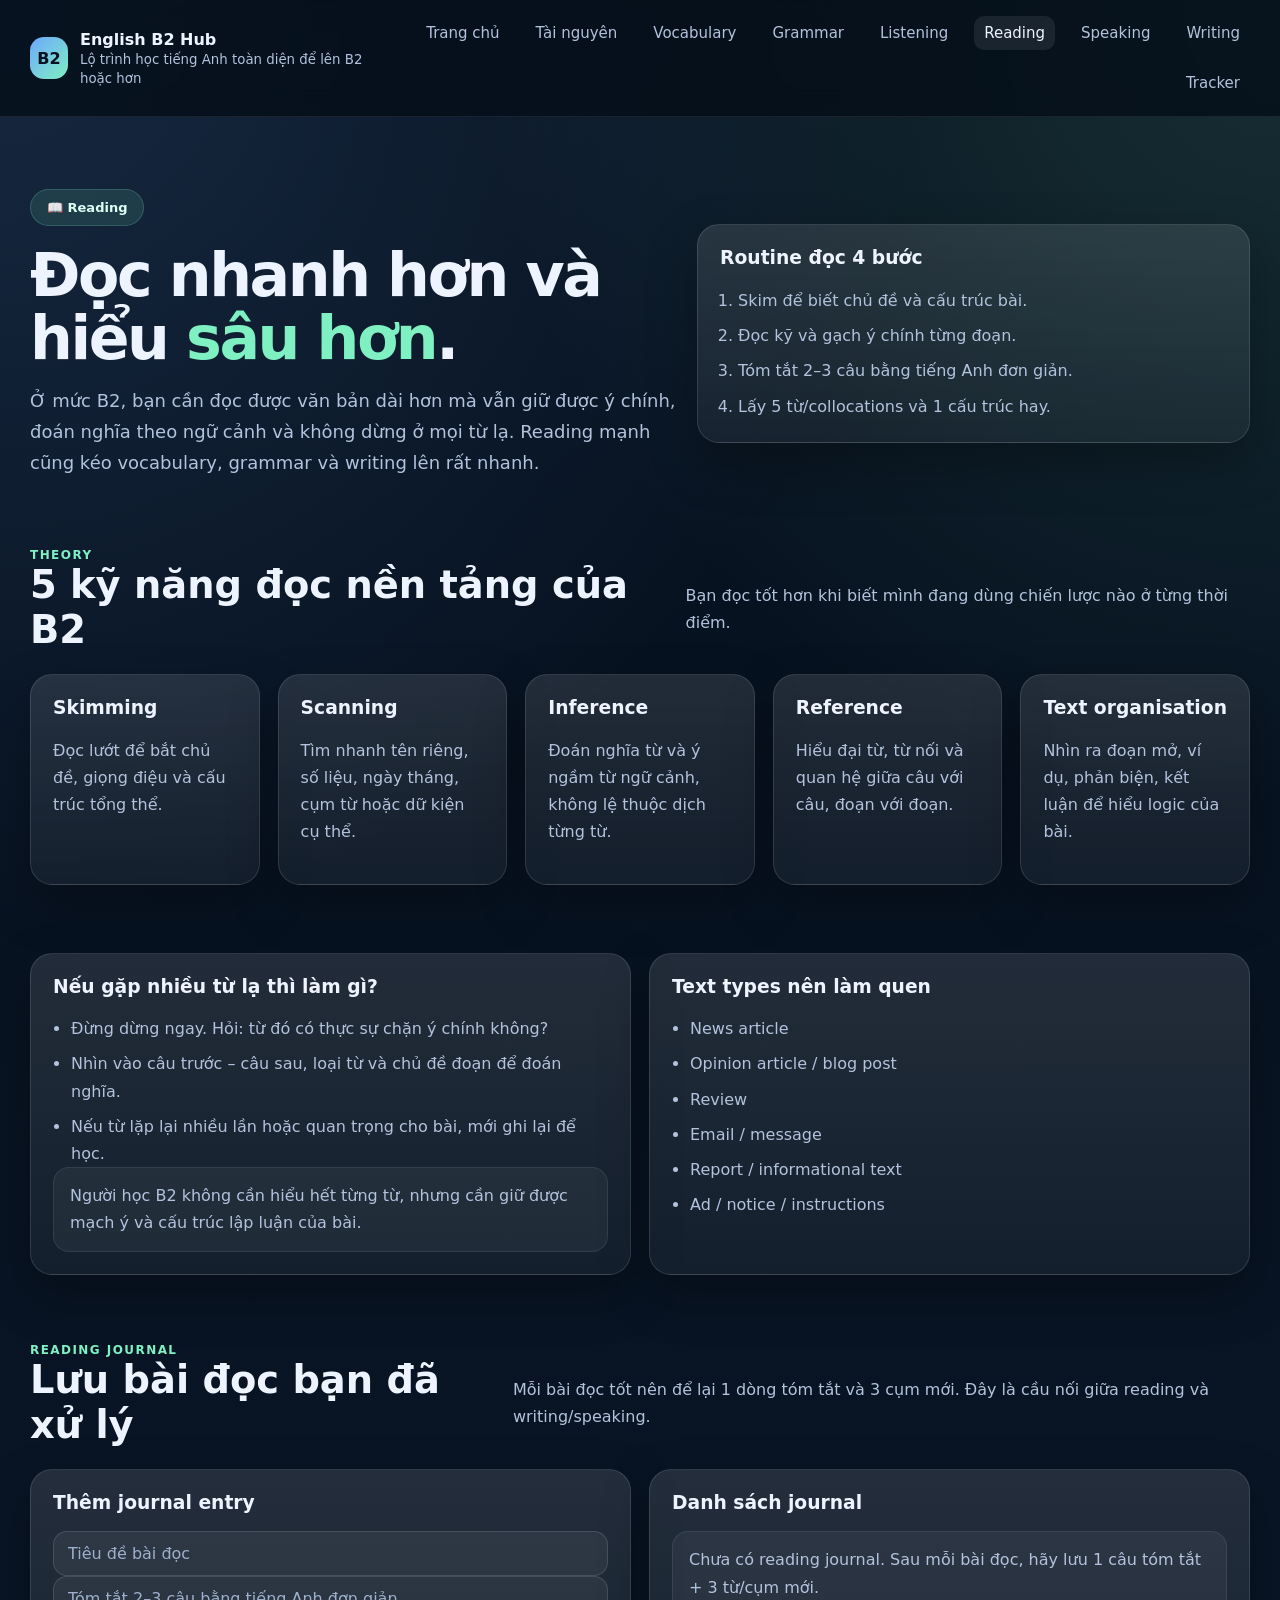
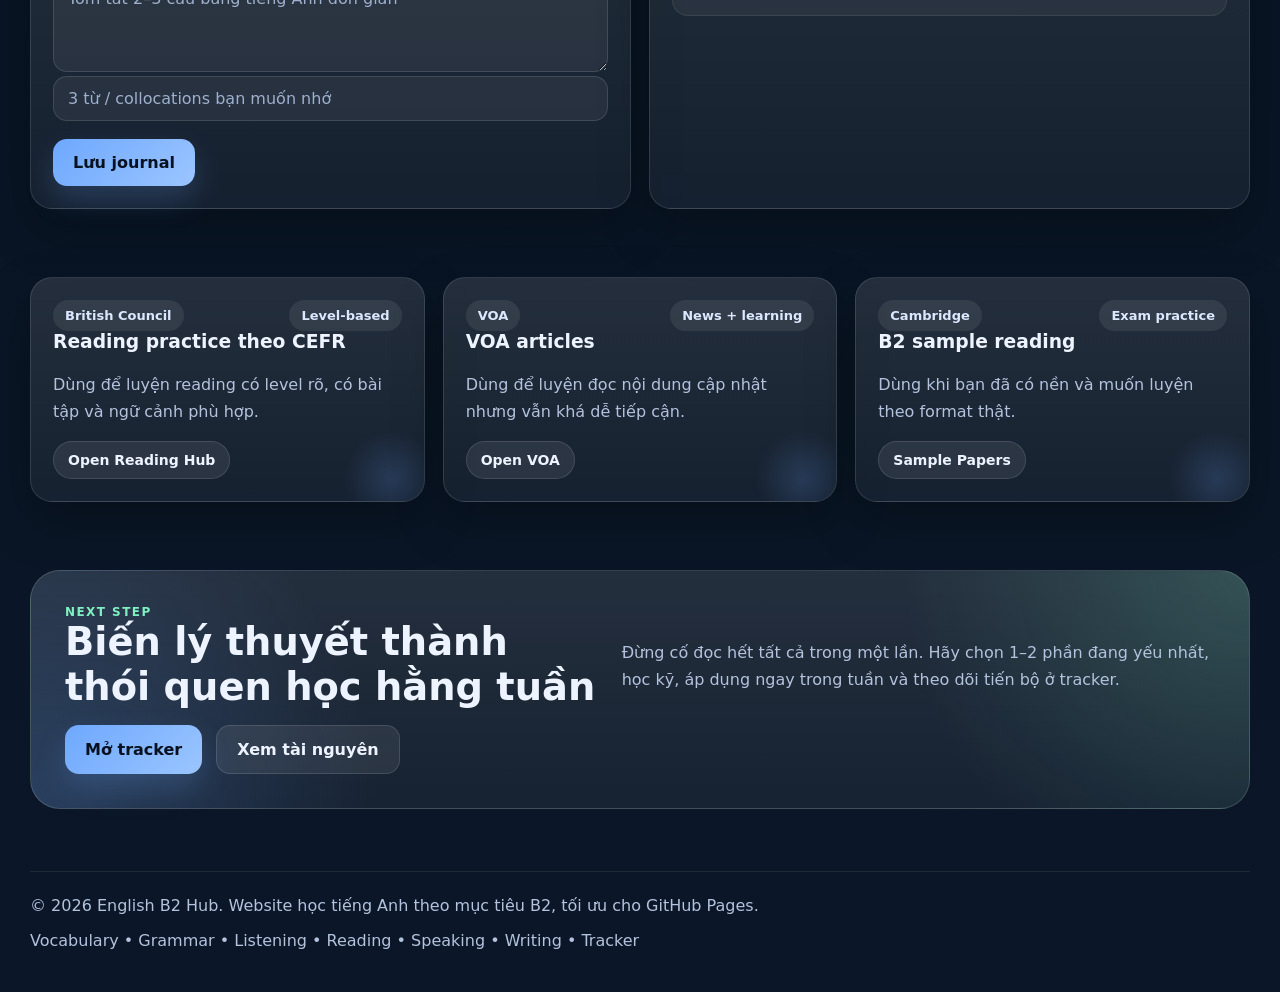
<file: reading.html>
<!DOCTYPE html>
<html lang="vi">
  <head>
    <meta charset="UTF-8" />
    <meta name="viewport" content="width=device-width, initial-scale=1.0" />
    <title>English B2 Hub - Reading theory and journal</title>
    <meta name="description" content="Trang luyện đọc với chiến lược reading, journal và nguồn bài đọc theo level." />
    <link rel="stylesheet" href="assets/styles.css" />
  </head>
  <body>
    <header>
      <div class="container nav">
        <a href="index.html" class="brand">
          <div class="brand-logo">B2</div>
          <div>
            <div>English B2 Hub</div>
            <small style="color: var(--muted); font-weight: 500">Lộ trình học tiếng Anh toàn diện để lên B2 hoặc hơn</small>
          </div>
        </a>
        <nav class="nav-links"><a href="index.html" class="">Trang chủ</a>
<a href="resources.html" class="">Tài nguyên</a>
<a href="vocabulary.html" class="">Vocabulary</a>
<a href="grammar.html" class="">Grammar</a>
<a href="listening.html" class="">Listening</a>
<a href="reading.html" class="active">Reading</a>
<a href="speaking.html" class="">Speaking</a>
<a href="writing.html" class="">Writing</a>
<a href="tracker.html" class="">Tracker</a></nav>
      </div>
    </header>
    <main>
<section class="hero">
  <div class="container hero-grid">
    <div>
      <div class="pill">📖 Reading</div>
      <h1>Đọc nhanh hơn và hiểu <span style="color:var(--accent)">sâu hơn</span>.</h1>
      <p>Ở mức B2, bạn cần đọc được văn bản dài hơn mà vẫn giữ được ý chính, đoán nghĩa theo ngữ cảnh và không dừng ở mọi từ lạ. Reading mạnh cũng kéo vocabulary, grammar và writing lên rất nhanh.</p>
    </div>
    <div class="hero-card">
      <h3>Routine đọc 4 bước</h3>
      <ol class="list">
        <li>Skim để biết chủ đề và cấu trúc bài.</li>
        <li>Đọc kỹ và gạch ý chính từng đoạn.</li>
        <li>Tóm tắt 2–3 câu bằng tiếng Anh đơn giản.</li>
        <li>Lấy 5 từ/collocations và 1 cấu trúc hay.</li>
      </ol>
    </div>
  </div>
</section>

<section>
  <div class="container">
    <div class="section-title">
      <div><div class="kicker">Theory</div><h2>5 kỹ năng đọc nền tảng của B2</h2></div>
      <p>Bạn đọc tốt hơn khi biết mình đang dùng chiến lược nào ở từng thời điểm.</p>
    </div>
    <div class="grid-5">
      <article class="card theory-card"><h3>Skimming</h3><p>Đọc lướt để bắt chủ đề, giọng điệu và cấu trúc tổng thể.</p></article>
      <article class="card theory-card"><h3>Scanning</h3><p>Tìm nhanh tên riêng, số liệu, ngày tháng, cụm từ hoặc dữ kiện cụ thể.</p></article>
      <article class="card theory-card"><h3>Inference</h3><p>Đoán nghĩa từ và ý ngầm từ ngữ cảnh, không lệ thuộc dịch từng từ.</p></article>
      <article class="card theory-card"><h3>Reference</h3><p>Hiểu đại từ, từ nối và quan hệ giữa câu với câu, đoạn với đoạn.</p></article>
      <article class="card theory-card"><h3>Text organisation</h3><p>Nhìn ra đoạn mở, ví dụ, phản biện, kết luận để hiểu logic của bài.</p></article>
    </div>
  </div>
</section>

<section>
  <div class="container grid-2">
    <article class="card">
      <h3>Nếu gặp nhiều từ lạ thì làm gì?</h3>
      <ul class="list">
        <li>Đừng dừng ngay. Hỏi: từ đó có thực sự chặn ý chính không?</li>
        <li>Nhìn vào câu trước – câu sau, loại từ và chủ đề đoạn để đoán nghĩa.</li>
        <li>Nếu từ lặp lại nhiều lần hoặc quan trọng cho bài, mới ghi lại để học.</li>
      </ul>
      <div class="note">Người học B2 không cần hiểu hết từng từ, nhưng cần giữ được mạch ý và cấu trúc lập luận của bài.</div>
    </article>
    <article class="card">
      <h3>Text types nên làm quen</h3>
      <ul class="list">
        <li>News article</li>
        <li>Opinion article / blog post</li>
        <li>Review</li>
        <li>Email / message</li>
        <li>Report / informational text</li>
        <li>Ad / notice / instructions</li>
      </ul>
    </article>
  </div>
</section>

<section>
  <div class="container">
    <div class="section-title">
      <div><div class="kicker">Reading journal</div><h2>Lưu bài đọc bạn đã xử lý</h2></div>
      <p>Mỗi bài đọc tốt nên để lại 1 dòng tóm tắt và 3 cụm mới. Đây là cầu nối giữa reading và writing/speaking.</p>
    </div>
    <div class="grid-2">
      <article class="card">
        <h3>Thêm journal entry</h3>
        <input id="journalTitle" type="text" placeholder="Tiêu đề bài đọc" />
        <textarea id="journalSummary" placeholder="Tóm tắt 2–3 câu bằng tiếng Anh đơn giản"></textarea>
        <input id="journalWords" type="text" placeholder="3 từ / collocations bạn muốn nhớ" />
        <div class="hero-actions" style="margin-top:18px"><button class="button button-primary" id="saveJournalBtn">Lưu journal</button></div>
      </article>
      <article class="card">
        <h3>Danh sách journal</h3>
        <div id="journalList" class="grid-2" style="grid-template-columns:1fr"></div>
      </article>
    </div>
  </div>
</section>

<section>
  <div class="container grid-3">
    <article class="card resource-card"><div class="top-row"><span class="badge">British Council</span><span class="tag">Level-based</span></div><h3>Reading practice theo CEFR</h3><p>Dùng để luyện reading có level rõ, có bài tập và ngữ cảnh phù hợp.</p><div class="resource-links"><a class="resource-link" href="https://learnenglish.britishcouncil.org/skills/reading" target="_blank">Open Reading Hub</a></div></article>
    <article class="card resource-card"><div class="top-row"><span class="badge">VOA</span><span class="tag">News + learning</span></div><h3>VOA articles</h3><p>Dùng để luyện đọc nội dung cập nhật nhưng vẫn khá dễ tiếp cận.</p><div class="resource-links"><a class="resource-link" href="https://learningenglish.voanews.com/" target="_blank">Open VOA</a></div></article>
    <article class="card resource-card"><div class="top-row"><span class="badge">Cambridge</span><span class="tag">Exam practice</span></div><h3>B2 sample reading</h3><p>Dùng khi bạn đã có nền và muốn luyện theo format thật.</p><div class="resource-links"><a class="resource-link" href="https://www.cambridgeenglish.org/exams-and-tests/first/preparation/" target="_blank">Sample Papers</a></div></article>
  </div>
</section>

      <section>
        <div class="container">
          <div class="footer-cta">
            <div class="section-title" style="margin-bottom:16px">
              <div>
                <div class="kicker">Next step</div>
                <h2>Biến lý thuyết thành thói quen học hằng tuần</h2>
              </div>
              <p>Đừng cố đọc hết tất cả trong một lần. Hãy chọn 1–2 phần đang yếu nhất, học kỹ, áp dụng ngay trong tuần và theo dõi tiến bộ ở tracker.</p>
            </div>
            <div class="hero-actions" style="margin-top:0">
              <a class="button button-primary" href="tracker.html">Mở tracker</a>
              <a class="button button-secondary" href="resources.html">Xem tài nguyên</a>
            </div>
          </div>
        </div>
      </section>
    </main>
    <footer>
      <div class="container footer-row">
        <div>© 2026 English B2 Hub. Website học tiếng Anh theo mục tiêu B2, tối ưu cho GitHub Pages.</div>
        <div>Vocabulary • Grammar • Listening • Reading • Speaking • Writing • Tracker</div>
      </div>
    </footer>
    <script src="assets/app.js"></script>
  </body>
</html>
</file>
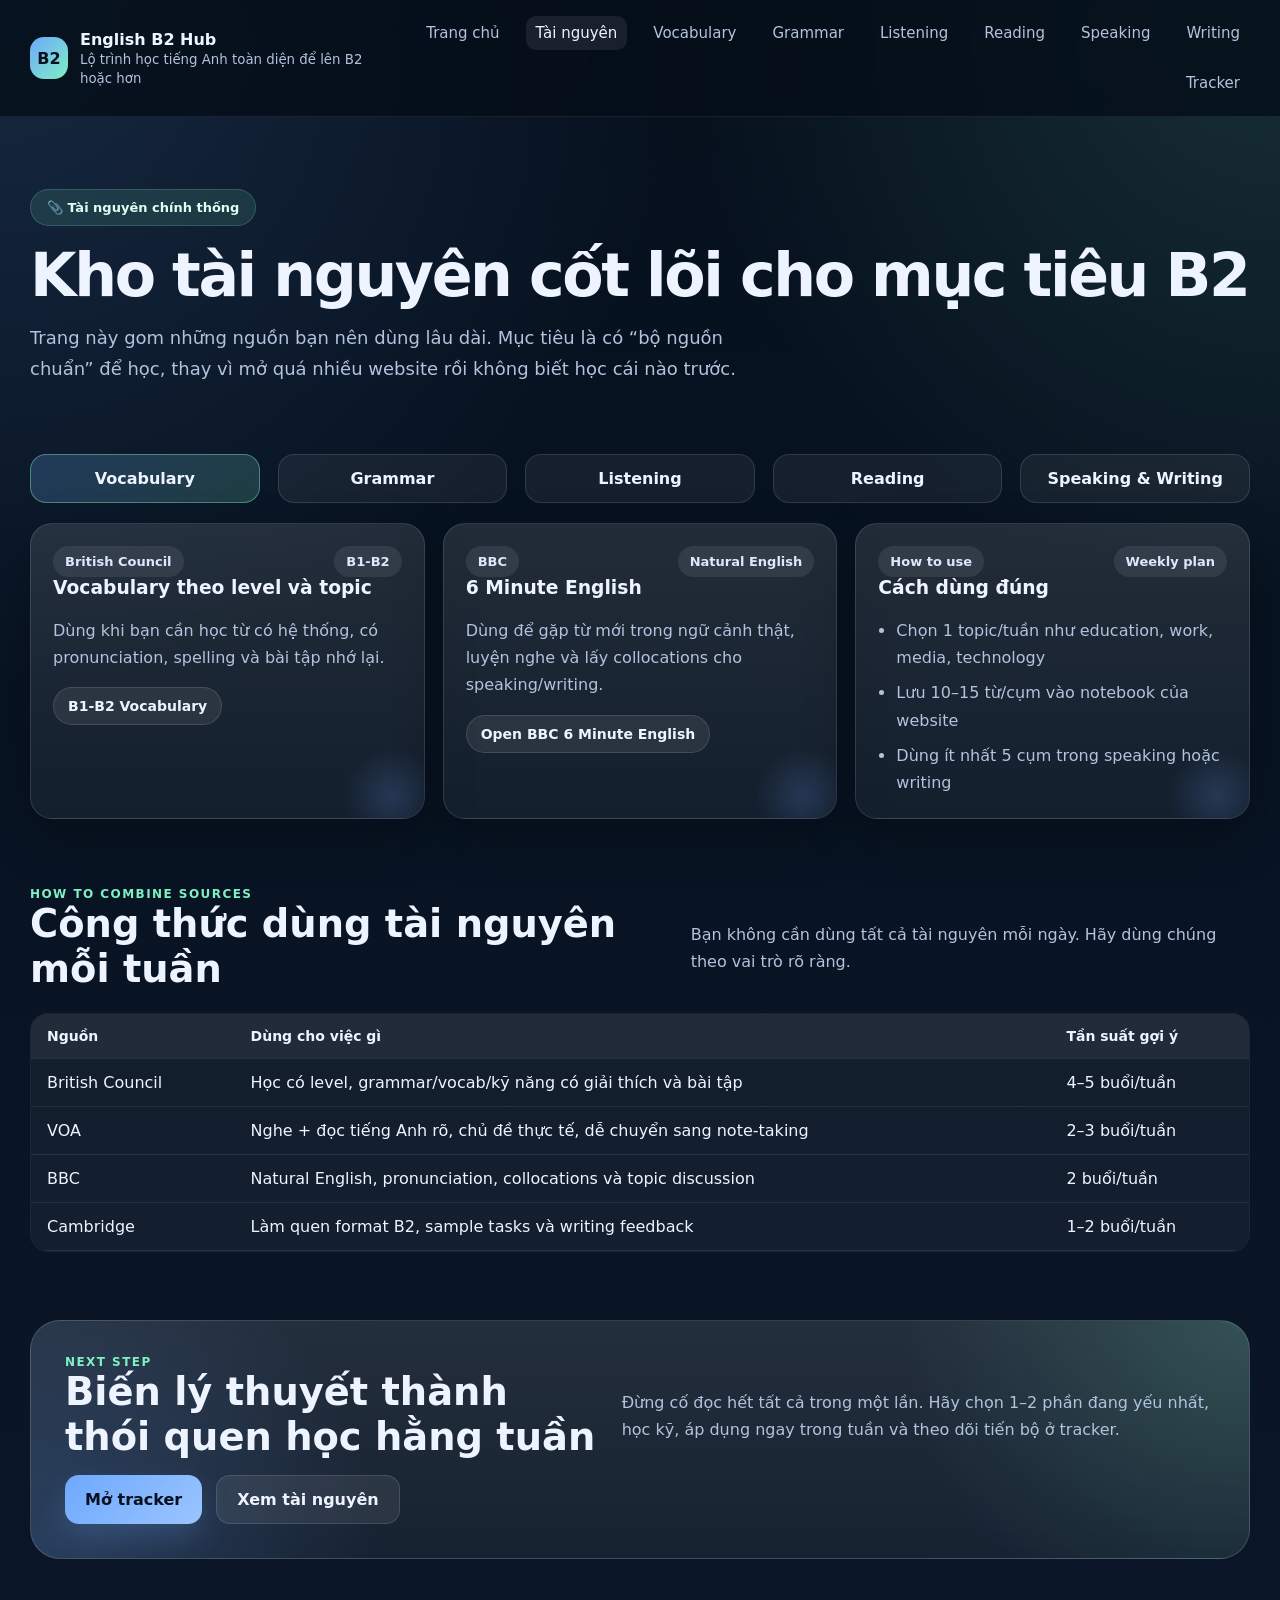
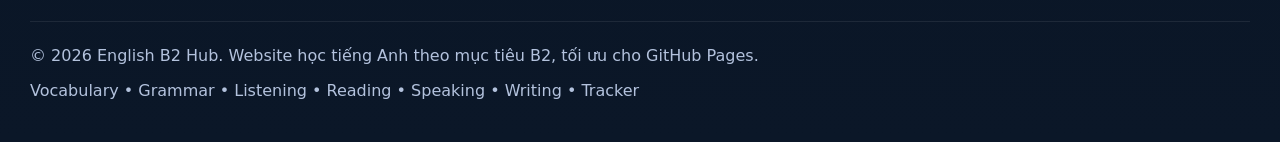
<file: resources.html>
<!DOCTYPE html>
<html lang="vi">
  <head>
    <meta charset="UTF-8" />
    <meta name="viewport" content="width=device-width, initial-scale=1.0" />
    <title>English B2 Hub - Tài nguyên học tiếng Anh B2</title>
    <meta name="description" content="Kho tài nguyên chính thống cho vocabulary, grammar, listening, reading, speaking và writing ở mức B2." />
    <link rel="stylesheet" href="assets/styles.css" />
  </head>
  <body>
    <header>
      <div class="container nav">
        <a href="index.html" class="brand">
          <div class="brand-logo">B2</div>
          <div>
            <div>English B2 Hub</div>
            <small style="color: var(--muted); font-weight: 500">Lộ trình học tiếng Anh toàn diện để lên B2 hoặc hơn</small>
          </div>
        </a>
        <nav class="nav-links"><a href="index.html" class="">Trang chủ</a>
<a href="resources.html" class="active">Tài nguyên</a>
<a href="vocabulary.html" class="">Vocabulary</a>
<a href="grammar.html" class="">Grammar</a>
<a href="listening.html" class="">Listening</a>
<a href="reading.html" class="">Reading</a>
<a href="speaking.html" class="">Speaking</a>
<a href="writing.html" class="">Writing</a>
<a href="tracker.html" class="">Tracker</a></nav>
      </div>
    </header>
    <main>
<section class="hero">
  <div class="container">
    <div class="pill">📎 Tài nguyên chính thống</div>
    <h1 style="margin-top:18px">Kho tài nguyên cốt lõi cho mục tiêu B2</h1>
    <p>Trang này gom những nguồn bạn nên dùng lâu dài. Mục tiêu là có “bộ nguồn chuẩn” để học, thay vì mở quá nhiều website rồi không biết học cái nào trước.</p>
  </div>
</section>

<section>
  <div class="container">
    <div class="skill-tabs">
      <button class="skill-tab active" data-panel="panel-vocab">Vocabulary</button>
      <button class="skill-tab" data-panel="panel-grammar">Grammar</button>
      <button class="skill-tab" data-panel="panel-listening">Listening</button>
      <button class="skill-tab" data-panel="panel-reading">Reading</button>
      <button class="skill-tab" data-panel="panel-speaking">Speaking & Writing</button>
    </div>

    <div id="panel-vocab" class="resource-panel active" style="margin-top:20px">
      <div class="resource-grid">
        <article class="card resource-card"><div class="top-row"><span class="badge">British Council</span><span class="tag">B1-B2</span></div><h3>Vocabulary theo level và topic</h3><p>Dùng khi bạn cần học từ có hệ thống, có pronunciation, spelling và bài tập nhớ lại.</p><div class="resource-links"><a class="resource-link" href="https://learnenglish.britishcouncil.org/vocabulary/b1-b2-vocabulary" target="_blank">B1-B2 Vocabulary</a></div></article>
        <article class="card resource-card"><div class="top-row"><span class="badge">BBC</span><span class="tag">Natural English</span></div><h3>6 Minute English</h3><p>Dùng để gặp từ mới trong ngữ cảnh thật, luyện nghe và lấy collocations cho speaking/writing.</p><div class="resource-links"><a class="resource-link" href="https://www.bbc.co.uk/learningenglish/english/features/6-minute-english" target="_blank">Open BBC 6 Minute English</a></div></article>
        <article class="card resource-card"><div class="top-row"><span class="badge">How to use</span><span class="tag">Weekly plan</span></div><h3>Cách dùng đúng</h3><ul class="list"><li>Chọn 1 topic/tuần như education, work, media, technology</li><li>Lưu 10–15 từ/cụm vào notebook của website</li><li>Dùng ít nhất 5 cụm trong speaking hoặc writing</li></ul></article>
      </div>
    </div>

    <div id="panel-grammar" class="resource-panel" style="margin-top:20px">
      <div class="resource-grid">
        <article class="card resource-card"><div class="top-row"><span class="badge">British Council</span><span class="tag">Core Grammar</span></div><h3>Grammar hub có giải thích và bài tập</h3><p>Rất phù hợp cho việc học lại theory ngắn gọn, làm bài kiểm tra hiểu trước và sau khi ôn.</p><div class="resource-links"><a class="resource-link" href="https://learnenglish.britishcouncil.org/grammar/b1-b2-grammar" target="_blank">B1-B2 Grammar</a></div></article>
        <article class="card resource-card"><div class="top-row"><span class="badge">British Council</span><span class="tag">Practice app</span></div><h3>Johnny Grammar's Word Challenge</h3><p>Phù hợp để luyện nhanh spelling, words và grammar theo topic trên điện thoại.</p><div class="resource-links"><a class="resource-link" href="https://learnenglish.britishcouncil.org/apps/johnny-grammars-word-challenge" target="_blank">Open Johnny Grammar</a></div></article>
        <article class="card resource-card"><div class="top-row"><span class="badge">How to use</span><span class="tag">Rule + Context</span></div><h3>Cách dùng đúng</h3><ul class="list"><li>Ôn 1 chủ điểm grammar</li><li>Viết 3 ví dụ của riêng bạn</li><li>Tìm chủ điểm đó xuất hiện trong bài đọc/nghe</li><li>Dùng lại trong speaking hoặc writing</li></ul></article>
      </div>
    </div>

    <div id="panel-listening" class="resource-panel" style="margin-top:20px">
      <div class="resource-grid">
        <article class="card resource-card"><div class="top-row"><span class="badge">British Council</span><span class="tag">Level-based</span></div><h3>Listening theo CEFR</h3><p>Dùng khi bạn muốn luyện nghe có kiểm soát theo level, có transcript và bài tập kèm theo.</p><div class="resource-links"><a class="resource-link" href="https://learnenglish.britishcouncil.org/listen-and-watch" target="_blank">Listen and Watch</a></div></article>
        <article class="card resource-card"><div class="top-row"><span class="badge">VOA</span><span class="tag">Clear English</span></div><h3>VOA Learning English</h3><p>Hợp để luyện nghe rõ, làm quen topic tin tức và ghép nghe với đọc.</p><div class="resource-links"><a class="resource-link" href="https://learningenglish.voanews.com/" target="_blank">Open VOA Learning English</a></div></article>
        <article class="card resource-card"><div class="top-row"><span class="badge">BBC</span><span class="tag">Pronunciation</span></div><h3>Pronunciation Hub</h3><p>Dùng để sửa âm, nối âm, trọng âm và tăng khả năng nghe người nói tự nhiên hơn.</p><div class="resource-links"><a class="resource-link" href="https://www.bbc.co.uk/learningenglish/english/features/pronunciation" target="_blank">BBC Pronunciation</a></div></article>
      </div>
    </div>

    <div id="panel-reading" class="resource-panel" style="margin-top:20px">
      <div class="resource-grid">
        <article class="card resource-card"><div class="top-row"><span class="badge">British Council</span><span class="tag">Reading</span></div><h3>Reading theo level</h3><p>Dùng khi bạn muốn luyện skimming, detail, inference theo các bài đọc có độ khó phù hợp.</p><div class="resource-links"><a class="resource-link" href="https://learnenglish.britishcouncil.org/skills/reading" target="_blank">Reading Hub</a></div></article>
        <article class="card resource-card"><div class="top-row"><span class="badge">Cambridge</span><span class="tag">Exam-aligned</span></div><h3>B2 First preparation</h3><p>Khi bạn muốn chuyển từ general English sang dạng bài gần với B2 thật.</p><div class="resource-links"><a class="resource-link" href="https://www.cambridgeenglish.org/exams-and-tests/first/preparation/" target="_blank">Preparation & Sample Papers</a></div></article>
        <article class="card resource-card"><div class="top-row"><span class="badge">How to use</span><span class="tag">3-step use</span></div><h3>Cách dùng đúng</h3><ul class="list"><li>Đọc lần 1 lấy ý chính</li><li>Làm câu hỏi / tóm tắt</li><li>Lấy 5 cụm hay và 1 cấu trúc để dùng lại</li></ul></article>
      </div>
    </div>

    <div id="panel-speaking" class="resource-panel" style="margin-top:20px">
      <div class="resource-grid">
        <article class="card resource-card"><div class="top-row"><span class="badge">British Council</span><span class="tag">B2 Speaking</span></div><h3>Speaking practice theo ngữ cảnh</h3><p>Dùng để nghe phrases, shadow và lấy cấu trúc thực tế cho giao tiếp ở mức B2.</p><div class="resource-links"><a class="resource-link" href="https://learnenglish.britishcouncil.org/skills/speaking/b2-speaking" target="_blank">B2 Speaking</a><a class="resource-link" href="https://learnenglish.britishcouncil.org/skills/speaking" target="_blank">Speaking Hub</a></div></article>
        <article class="card resource-card"><div class="top-row"><span class="badge">Cambridge</span><span class="tag">Writing feedback</span></div><h3>Write & Improve</h3><p>Dùng để luyện writing có feedback nhanh và nhìn thấy lỗi lặp lại theo thời gian.</p><div class="resource-links"><a class="resource-link" href="https://www.cambridgeenglish.org/vn/learning-english/write-and-improve" target="_blank">Write & Improve</a></div></article>
        <article class="card resource-card"><div class="top-row"><span class="badge">British Council</span><span class="tag">Level test</span></div><h3>English level test</h3><p>Dùng khi bạn muốn xác định điểm bắt đầu và chọn tài liệu đúng mức độ.</p><div class="resource-links"><a class="resource-link" href="https://learnenglish.britishcouncil.org/english-levels" target="_blank">English Levels</a></div></article>
      </div>
    </div>
  </div>
</section>

<section>
  <div class="container">
    <div class="section-title">
      <div><div class="kicker">How to combine sources</div><h2>Công thức dùng tài nguyên mỗi tuần</h2></div>
      <p>Bạn không cần dùng tất cả tài nguyên mỗi ngày. Hãy dùng chúng theo vai trò rõ ràng.</p>
    </div>
    <div class="table-wrap">
      <table>
        <thead><tr><th>Nguồn</th><th>Dùng cho việc gì</th><th>Tần suất gợi ý</th></tr></thead>
        <tbody>
          <tr><td>British Council</td><td>Học có level, grammar/vocab/kỹ năng có giải thích và bài tập</td><td>4–5 buổi/tuần</td></tr>
          <tr><td>VOA</td><td>Nghe + đọc tiếng Anh rõ, chủ đề thực tế, dễ chuyển sang note-taking</td><td>2–3 buổi/tuần</td></tr>
          <tr><td>BBC</td><td>Natural English, pronunciation, collocations và topic discussion</td><td>2 buổi/tuần</td></tr>
          <tr><td>Cambridge</td><td>Làm quen format B2, sample tasks và writing feedback</td><td>1–2 buổi/tuần</td></tr>
        </tbody>
      </table>
    </div>
  </div>
</section>

      <section>
        <div class="container">
          <div class="footer-cta">
            <div class="section-title" style="margin-bottom:16px">
              <div>
                <div class="kicker">Next step</div>
                <h2>Biến lý thuyết thành thói quen học hằng tuần</h2>
              </div>
              <p>Đừng cố đọc hết tất cả trong một lần. Hãy chọn 1–2 phần đang yếu nhất, học kỹ, áp dụng ngay trong tuần và theo dõi tiến bộ ở tracker.</p>
            </div>
            <div class="hero-actions" style="margin-top:0">
              <a class="button button-primary" href="tracker.html">Mở tracker</a>
              <a class="button button-secondary" href="resources.html">Xem tài nguyên</a>
            </div>
          </div>
        </div>
      </section>
    </main>
    <footer>
      <div class="container footer-row">
        <div>© 2026 English B2 Hub. Website học tiếng Anh theo mục tiêu B2, tối ưu cho GitHub Pages.</div>
        <div>Vocabulary • Grammar • Listening • Reading • Speaking • Writing • Tracker</div>
      </div>
    </footer>
    <script src="assets/app.js"></script>
  </body>
</html>
</file>
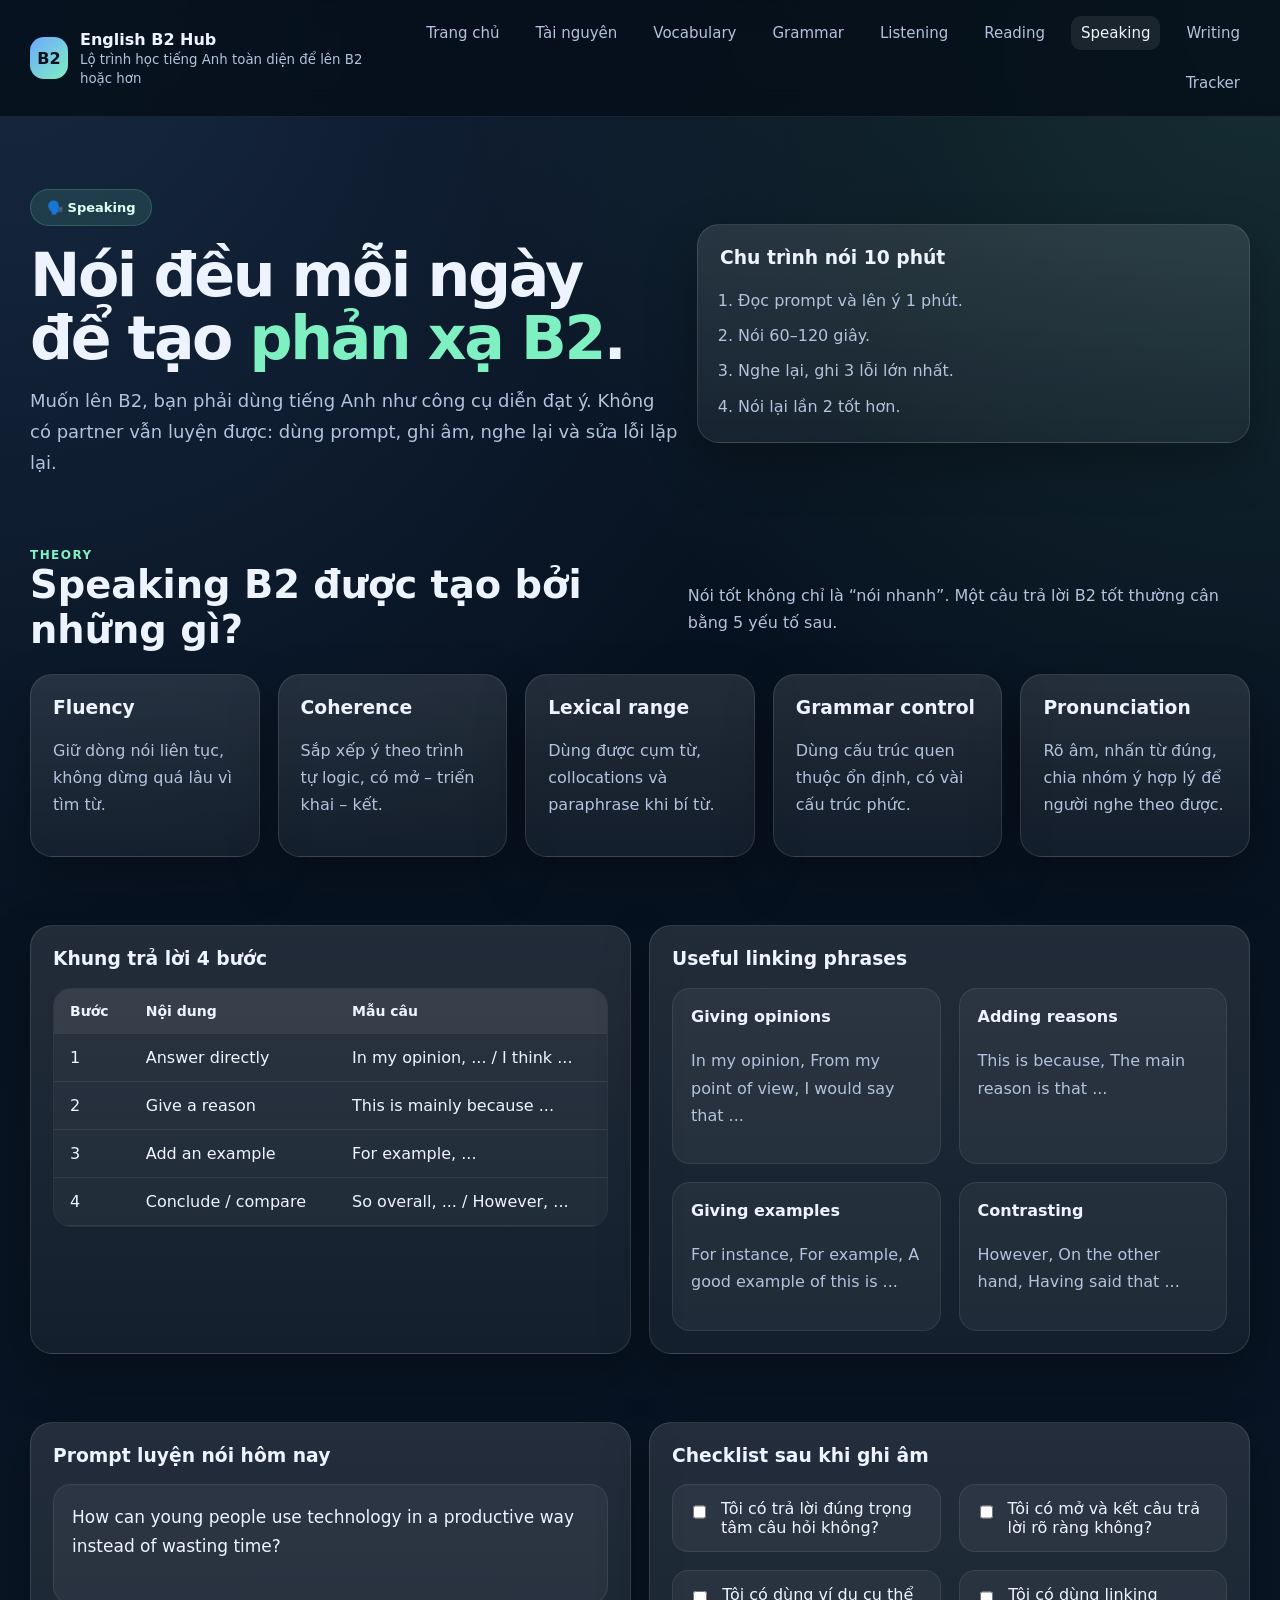
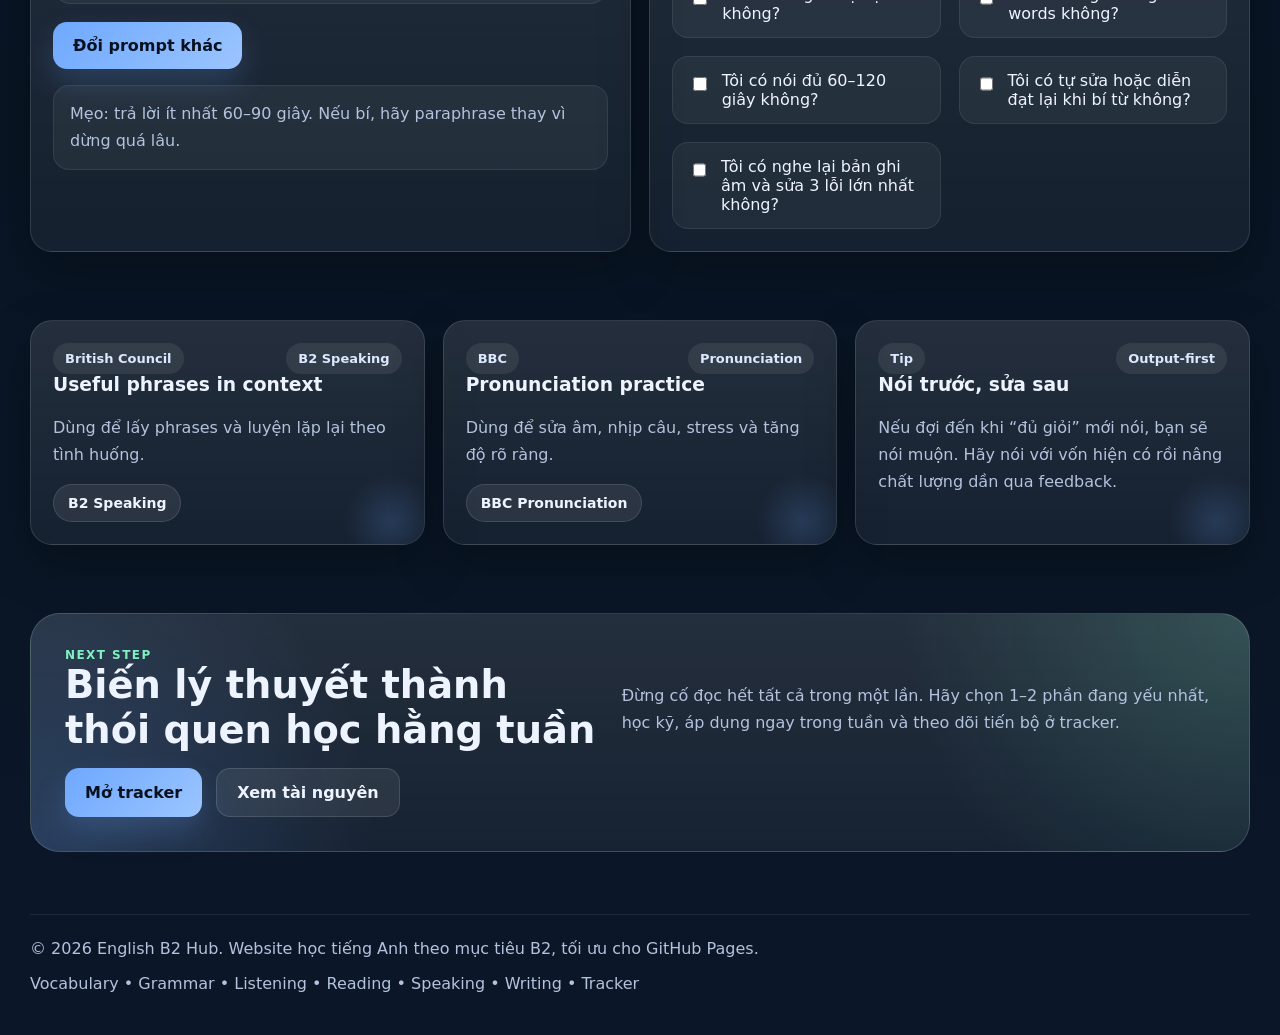
<file: speaking.html>
<!DOCTYPE html>
<html lang="vi">
  <head>
    <meta charset="UTF-8" />
    <meta name="viewport" content="width=device-width, initial-scale=1.0" />
    <title>English B2 Hub - Speaking theory and prompts</title>
    <meta name="description" content="Trang luyện speaking với lý thuyết, prompt ngẫu nhiên và checklist tự sửa." />
    <link rel="stylesheet" href="assets/styles.css" />
  </head>
  <body>
    <header>
      <div class="container nav">
        <a href="index.html" class="brand">
          <div class="brand-logo">B2</div>
          <div>
            <div>English B2 Hub</div>
            <small style="color: var(--muted); font-weight: 500">Lộ trình học tiếng Anh toàn diện để lên B2 hoặc hơn</small>
          </div>
        </a>
        <nav class="nav-links"><a href="index.html" class="">Trang chủ</a>
<a href="resources.html" class="">Tài nguyên</a>
<a href="vocabulary.html" class="">Vocabulary</a>
<a href="grammar.html" class="">Grammar</a>
<a href="listening.html" class="">Listening</a>
<a href="reading.html" class="">Reading</a>
<a href="speaking.html" class="active">Speaking</a>
<a href="writing.html" class="">Writing</a>
<a href="tracker.html" class="">Tracker</a></nav>
      </div>
    </header>
    <main>
<section class="hero">
  <div class="container hero-grid">
    <div>
      <div class="pill">🗣️ Speaking</div>
      <h1>Nói đều mỗi ngày để tạo <span style="color:var(--accent)">phản xạ B2</span>.</h1>
      <p>Muốn lên B2, bạn phải dùng tiếng Anh như công cụ diễn đạt ý. Không có partner vẫn luyện được: dùng prompt, ghi âm, nghe lại và sửa lỗi lặp lại.</p>
    </div>
    <div class="hero-card">
      <h3>Chu trình nói 10 phút</h3>
      <ol class="list">
        <li>Đọc prompt và lên ý 1 phút.</li>
        <li>Nói 60–120 giây.</li>
        <li>Nghe lại, ghi 3 lỗi lớn nhất.</li>
        <li>Nói lại lần 2 tốt hơn.</li>
      </ol>
    </div>
  </div>
</section>

<section>
  <div class="container">
    <div class="section-title">
      <div><div class="kicker">Theory</div><h2>Speaking B2 được tạo bởi những gì?</h2></div>
      <p>Nói tốt không chỉ là “nói nhanh”. Một câu trả lời B2 tốt thường cân bằng 5 yếu tố sau.</p>
    </div>
    <div class="grid-5">
      <article class="card theory-card"><h3>Fluency</h3><p>Giữ dòng nói liên tục, không dừng quá lâu vì tìm từ.</p></article>
      <article class="card theory-card"><h3>Coherence</h3><p>Sắp xếp ý theo trình tự logic, có mở – triển khai – kết.</p></article>
      <article class="card theory-card"><h3>Lexical range</h3><p>Dùng được cụm từ, collocations và paraphrase khi bí từ.</p></article>
      <article class="card theory-card"><h3>Grammar control</h3><p>Dùng cấu trúc quen thuộc ổn định, có vài cấu trúc phức.</p></article>
      <article class="card theory-card"><h3>Pronunciation</h3><p>Rõ âm, nhấn từ đúng, chia nhóm ý hợp lý để người nghe theo được.</p></article>
    </div>
  </div>
</section>

<section>
  <div class="container grid-2">
    <article class="card">
      <h3>Khung trả lời 4 bước</h3>
      <div class="table-wrap"><table><thead><tr><th>Bước</th><th>Nội dung</th><th>Mẫu câu</th></tr></thead><tbody><tr><td>1</td><td>Answer directly</td><td>In my opinion, ... / I think ...</td></tr><tr><td>2</td><td>Give a reason</td><td>This is mainly because ...</td></tr><tr><td>3</td><td>Add an example</td><td>For example, ...</td></tr><tr><td>4</td><td>Conclude / compare</td><td>So overall, ... / However, ...</td></tr></tbody></table></div>
    </article>
    <article class="card">
      <h3>Useful linking phrases</h3>
      <div class="grid-2">
        <div class="theory-point"><h4>Giving opinions</h4><p>In my opinion, From my point of view, I would say that ...</p></div>
        <div class="theory-point"><h4>Adding reasons</h4><p>This is because, The main reason is that ...</p></div>
        <div class="theory-point"><h4>Giving examples</h4><p>For instance, For example, A good example of this is ...</p></div>
        <div class="theory-point"><h4>Contrasting</h4><p>However, On the other hand, Having said that ...</p></div>
      </div>
    </article>
  </div>
</section>

<section>
  <div class="container grid-2">
    <article class="card">
      <h3>Prompt luyện nói hôm nay</h3>
      <div id="speakingPromptBox" class="prompt-box"></div>
      <div class="hero-actions" style="margin-top:18px"><button class="button button-primary" id="newSpeakingPromptBtn">Đổi prompt khác</button></div>
      <div class="note" style="margin-top:16px">Mẹo: trả lời ít nhất 60–90 giây. Nếu bí, hãy paraphrase thay vì dừng quá lâu.</div>
    </article>
    <article class="card">
      <h3>Checklist sau khi ghi âm</h3>
      <div id="speakingChecklist" class="checklist-grid"></div>
    </article>
  </div>
</section>

<section>
  <div class="container grid-3">
    <article class="card resource-card"><div class="top-row"><span class="badge">British Council</span><span class="tag">B2 Speaking</span></div><h3>Useful phrases in context</h3><p>Dùng để lấy phrases và luyện lặp lại theo tình huống.</p><div class="resource-links"><a class="resource-link" href="https://learnenglish.britishcouncil.org/skills/speaking/b2-speaking" target="_blank">B2 Speaking</a></div></article>
    <article class="card resource-card"><div class="top-row"><span class="badge">BBC</span><span class="tag">Pronunciation</span></div><h3>Pronunciation practice</h3><p>Dùng để sửa âm, nhịp câu, stress và tăng độ rõ ràng.</p><div class="resource-links"><a class="resource-link" href="https://www.bbc.co.uk/learningenglish/english/features/pronunciation" target="_blank">BBC Pronunciation</a></div></article>
    <article class="card resource-card"><div class="top-row"><span class="badge">Tip</span><span class="tag">Output-first</span></div><h3>Nói trước, sửa sau</h3><p>Nếu đợi đến khi “đủ giỏi” mới nói, bạn sẽ nói muộn. Hãy nói với vốn hiện có rồi nâng chất lượng dần qua feedback.</p></article>
  </div>
</section>

      <section>
        <div class="container">
          <div class="footer-cta">
            <div class="section-title" style="margin-bottom:16px">
              <div>
                <div class="kicker">Next step</div>
                <h2>Biến lý thuyết thành thói quen học hằng tuần</h2>
              </div>
              <p>Đừng cố đọc hết tất cả trong một lần. Hãy chọn 1–2 phần đang yếu nhất, học kỹ, áp dụng ngay trong tuần và theo dõi tiến bộ ở tracker.</p>
            </div>
            <div class="hero-actions" style="margin-top:0">
              <a class="button button-primary" href="tracker.html">Mở tracker</a>
              <a class="button button-secondary" href="resources.html">Xem tài nguyên</a>
            </div>
          </div>
        </div>
      </section>
    </main>
    <footer>
      <div class="container footer-row">
        <div>© 2026 English B2 Hub. Website học tiếng Anh theo mục tiêu B2, tối ưu cho GitHub Pages.</div>
        <div>Vocabulary • Grammar • Listening • Reading • Speaking • Writing • Tracker</div>
      </div>
    </footer>
    <script src="assets/app.js"></script>
  </body>
</html>
</file>
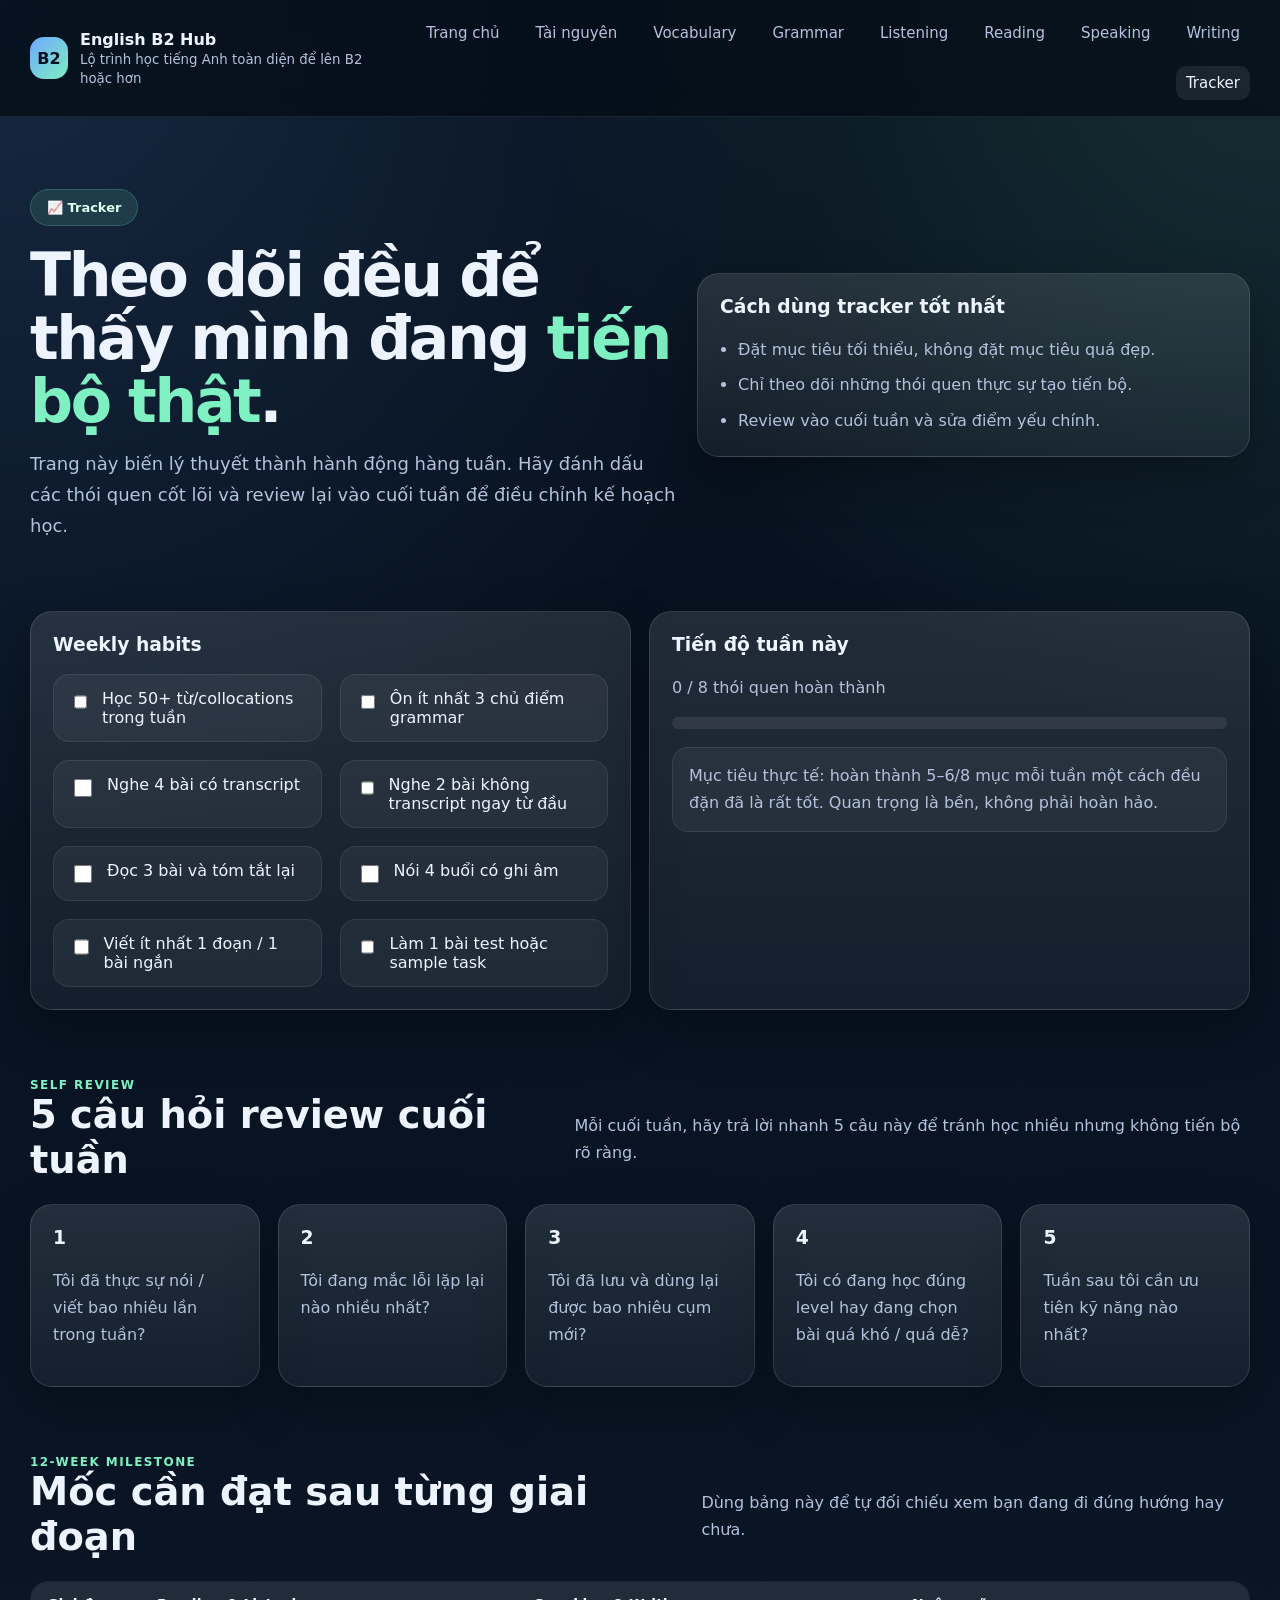
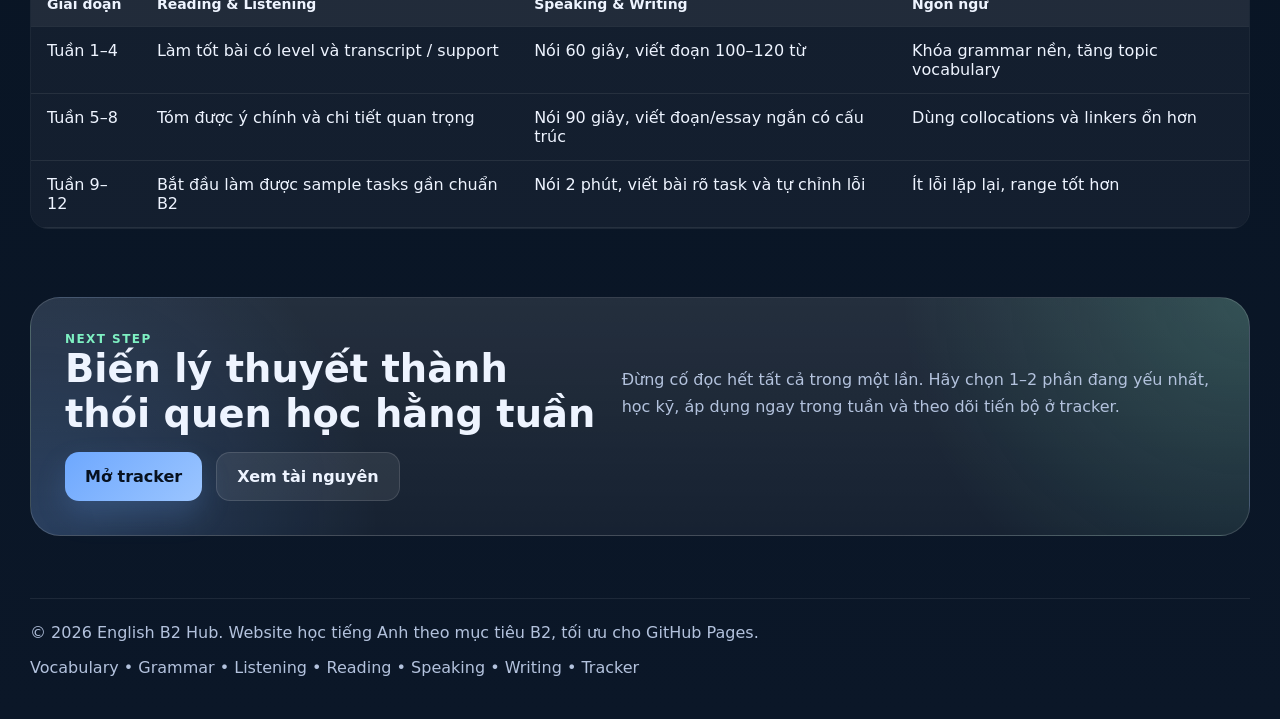
<file: tracker.html>
<!DOCTYPE html>
<html lang="vi">
  <head>
    <meta charset="UTF-8" />
    <meta name="viewport" content="width=device-width, initial-scale=1.0" />
    <title>English B2 Hub - Weekly tracker and milestones</title>
    <meta name="description" content="Bảng theo dõi thói quen học và milestones 12 tuần cho mục tiêu B2." />
    <link rel="stylesheet" href="assets/styles.css" />
  </head>
  <body>
    <header>
      <div class="container nav">
        <a href="index.html" class="brand">
          <div class="brand-logo">B2</div>
          <div>
            <div>English B2 Hub</div>
            <small style="color: var(--muted); font-weight: 500">Lộ trình học tiếng Anh toàn diện để lên B2 hoặc hơn</small>
          </div>
        </a>
        <nav class="nav-links"><a href="index.html" class="">Trang chủ</a>
<a href="resources.html" class="">Tài nguyên</a>
<a href="vocabulary.html" class="">Vocabulary</a>
<a href="grammar.html" class="">Grammar</a>
<a href="listening.html" class="">Listening</a>
<a href="reading.html" class="">Reading</a>
<a href="speaking.html" class="">Speaking</a>
<a href="writing.html" class="">Writing</a>
<a href="tracker.html" class="active">Tracker</a></nav>
      </div>
    </header>
    <main>
<section class="hero">
  <div class="container hero-grid">
    <div>
      <div class="pill">📈 Tracker</div>
      <h1>Theo dõi đều để thấy mình đang <span style="color:var(--accent)">tiến bộ thật</span>.</h1>
      <p>Trang này biến lý thuyết thành hành động hàng tuần. Hãy đánh dấu các thói quen cốt lõi và review lại vào cuối tuần để điều chỉnh kế hoạch học.</p>
    </div>
    <div class="hero-card">
      <h3>Cách dùng tracker tốt nhất</h3>
      <ul class="list">
        <li>Đặt mục tiêu tối thiểu, không đặt mục tiêu quá đẹp.</li>
        <li>Chỉ theo dõi những thói quen thực sự tạo tiến bộ.</li>
        <li>Review vào cuối tuần và sửa điểm yếu chính.</li>
      </ul>
    </div>
  </div>
</section>

<section>
  <div class="container grid-2">
    <article class="card tracker-card"><h3>Weekly habits</h3><div id="habitChecklist" class="checklist-grid"></div></article>
    <article class="card tracker-card"><h3>Tiến độ tuần này</h3><p id="progressText">0 / 8 thói quen hoàn thành</p><div class="progress-shell"><div id="progressBar" class="progress-bar"></div></div><div class="note" style="margin-top:18px">Mục tiêu thực tế: hoàn thành 5–6/8 mục mỗi tuần một cách đều đặn đã là rất tốt. Quan trọng là bền, không phải hoàn hảo.</div></article>
  </div>
</section>

<section>
  <div class="container">
    <div class="section-title"><div><div class="kicker">Self review</div><h2>5 câu hỏi review cuối tuần</h2></div><p>Mỗi cuối tuần, hãy trả lời nhanh 5 câu này để tránh học nhiều nhưng không tiến bộ rõ ràng.</p></div>
    <div class="grid-5">
      <article class="card theory-card"><h3>1</h3><p>Tôi đã thực sự nói / viết bao nhiêu lần trong tuần?</p></article>
      <article class="card theory-card"><h3>2</h3><p>Tôi đang mắc lỗi lặp lại nào nhiều nhất?</p></article>
      <article class="card theory-card"><h3>3</h3><p>Tôi đã lưu và dùng lại được bao nhiêu cụm mới?</p></article>
      <article class="card theory-card"><h3>4</h3><p>Tôi có đang học đúng level hay đang chọn bài quá khó / quá dễ?</p></article>
      <article class="card theory-card"><h3>5</h3><p>Tuần sau tôi cần ưu tiên kỹ năng nào nhất?</p></article>
    </div>
  </div>
</section>

<section>
  <div class="container">
    <div class="section-title"><div><div class="kicker">12-week milestone</div><h2>Mốc cần đạt sau từng giai đoạn</h2></div><p>Dùng bảng này để tự đối chiếu xem bạn đang đi đúng hướng hay chưa.</p></div>
    <div class="table-wrap"><table><thead><tr><th>Giai đoạn</th><th>Reading & Listening</th><th>Speaking & Writing</th><th>Ngôn ngữ</th></tr></thead><tbody><tr><td>Tuần 1–4</td><td>Làm tốt bài có level và transcript / support</td><td>Nói 60 giây, viết đoạn 100–120 từ</td><td>Khóa grammar nền, tăng topic vocabulary</td></tr><tr><td>Tuần 5–8</td><td>Tóm được ý chính và chi tiết quan trọng</td><td>Nói 90 giây, viết đoạn/essay ngắn có cấu trúc</td><td>Dùng collocations và linkers ổn hơn</td></tr><tr><td>Tuần 9–12</td><td>Bắt đầu làm được sample tasks gần chuẩn B2</td><td>Nói 2 phút, viết bài rõ task và tự chỉnh lỗi</td><td>Ít lỗi lặp lại, range tốt hơn</td></tr></tbody></table></div>
  </div>
</section>

      <section>
        <div class="container">
          <div class="footer-cta">
            <div class="section-title" style="margin-bottom:16px">
              <div>
                <div class="kicker">Next step</div>
                <h2>Biến lý thuyết thành thói quen học hằng tuần</h2>
              </div>
              <p>Đừng cố đọc hết tất cả trong một lần. Hãy chọn 1–2 phần đang yếu nhất, học kỹ, áp dụng ngay trong tuần và theo dõi tiến bộ ở tracker.</p>
            </div>
            <div class="hero-actions" style="margin-top:0">
              <a class="button button-primary" href="tracker.html">Mở tracker</a>
              <a class="button button-secondary" href="resources.html">Xem tài nguyên</a>
            </div>
          </div>
        </div>
      </section>
    </main>
    <footer>
      <div class="container footer-row">
        <div>© 2026 English B2 Hub. Website học tiếng Anh theo mục tiêu B2, tối ưu cho GitHub Pages.</div>
        <div>Vocabulary • Grammar • Listening • Reading • Speaking • Writing • Tracker</div>
      </div>
    </footer>
    <script src="assets/app.js"></script>
  </body>
</html>
</file>
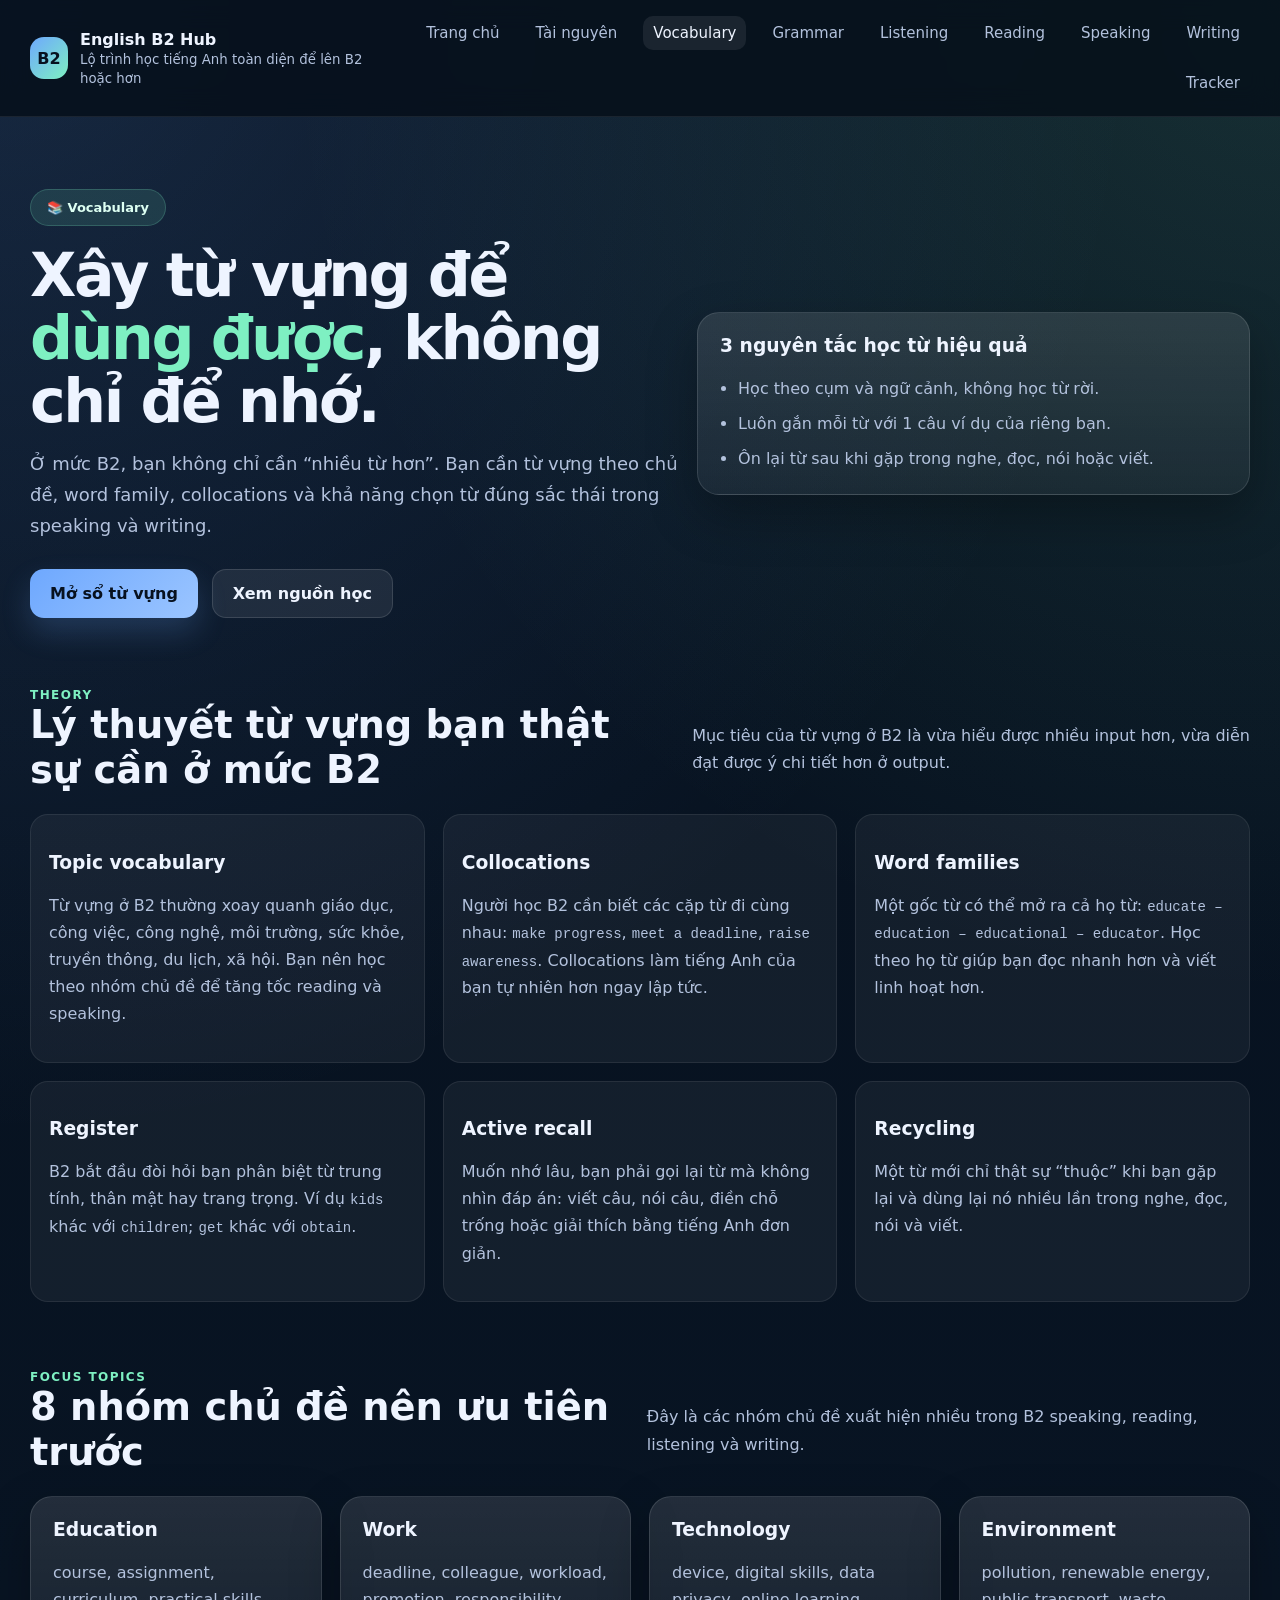
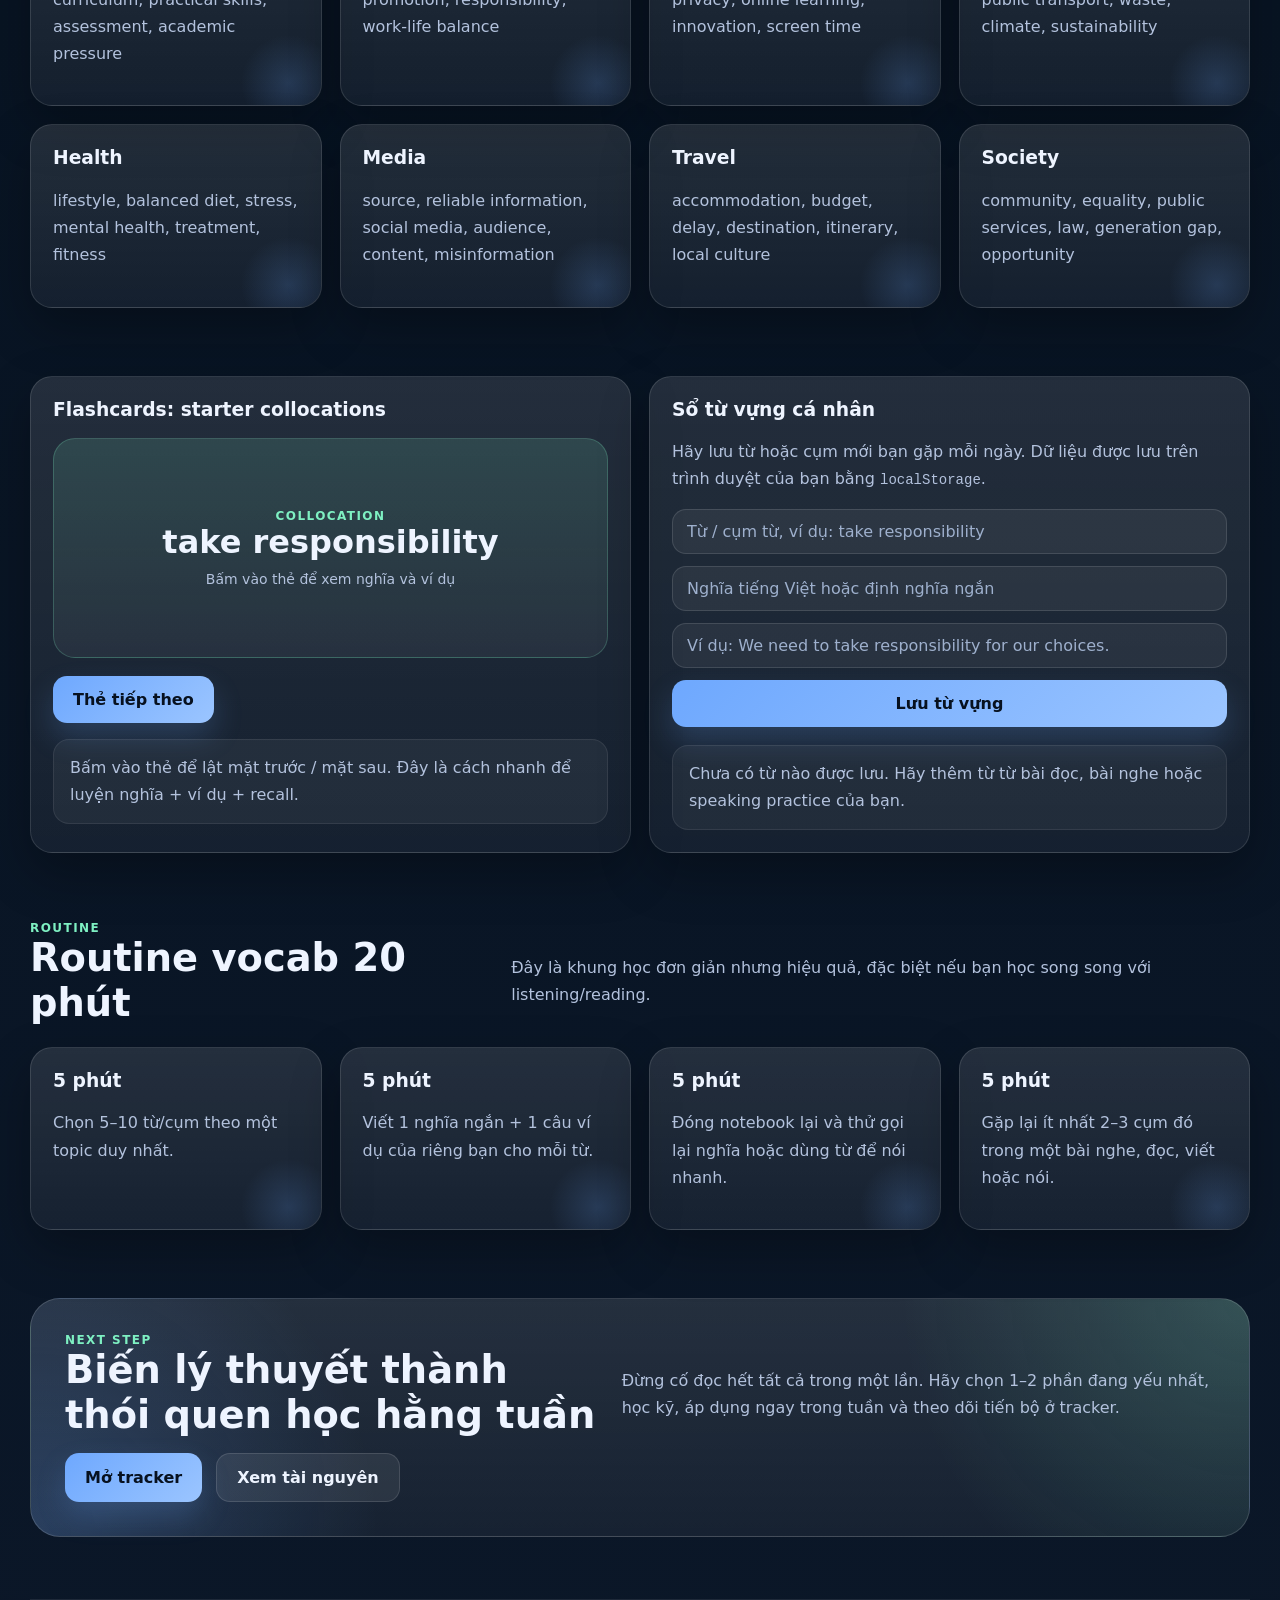
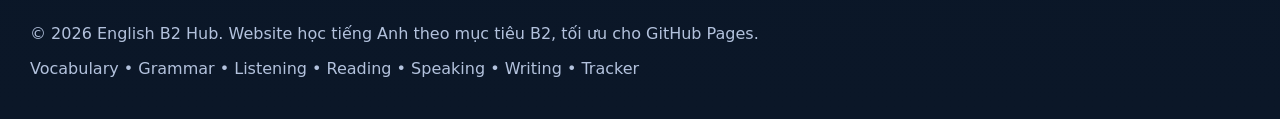
<file: vocabulary.html>
<!DOCTYPE html>
<html lang="vi">
  <head>
    <meta charset="UTF-8" />
    <meta name="viewport" content="width=device-width, initial-scale=1.0" />
    <title>English B2 Hub - Vocabulary theory and notebook</title>
    <meta name="description" content="Trang học từ vựng với lý thuyết B2, topic map, flashcards và sổ từ vựng cá nhân." />
    <link rel="stylesheet" href="assets/styles.css" />
  </head>
  <body>
    <header>
      <div class="container nav">
        <a href="index.html" class="brand">
          <div class="brand-logo">B2</div>
          <div>
            <div>English B2 Hub</div>
            <small style="color: var(--muted); font-weight: 500">Lộ trình học tiếng Anh toàn diện để lên B2 hoặc hơn</small>
          </div>
        </a>
        <nav class="nav-links"><a href="index.html" class="">Trang chủ</a>
<a href="resources.html" class="">Tài nguyên</a>
<a href="vocabulary.html" class="active">Vocabulary</a>
<a href="grammar.html" class="">Grammar</a>
<a href="listening.html" class="">Listening</a>
<a href="reading.html" class="">Reading</a>
<a href="speaking.html" class="">Speaking</a>
<a href="writing.html" class="">Writing</a>
<a href="tracker.html" class="">Tracker</a></nav>
      </div>
    </header>
    <main>
<section class="hero">
  <div class="container hero-grid">
    <div>
      <div class="pill">📚 Vocabulary</div>
      <h1>Xây từ vựng để <span style="color:var(--accent)">dùng được</span>, không chỉ để nhớ.</h1>
      <p>Ở mức B2, bạn không chỉ cần “nhiều từ hơn”. Bạn cần từ vựng theo chủ đề, word family, collocations và khả năng chọn từ đúng sắc thái trong speaking và writing.</p>
      <div class="hero-actions">
        <a class="button button-primary" href="#notebook">Mở sổ từ vựng</a>
        <a class="button button-secondary" href="resources.html">Xem nguồn học</a>
      </div>
    </div>
    <div class="hero-card">
      <h3>3 nguyên tắc học từ hiệu quả</h3>
      <ul class="list">
        <li>Học theo cụm và ngữ cảnh, không học từ rời.</li>
        <li>Luôn gắn mỗi từ với 1 câu ví dụ của riêng bạn.</li>
        <li>Ôn lại từ sau khi gặp trong nghe, đọc, nói hoặc viết.</li>
      </ul>
    </div>
  </div>
</section>

<section>
  <div class="container">
    <div class="section-title">
      <div><div class="kicker">Theory</div><h2>Lý thuyết từ vựng bạn thật sự cần ở mức B2</h2></div>
      <p>Mục tiêu của từ vựng ở B2 là vừa hiểu được nhiều input hơn, vừa diễn đạt được ý chi tiết hơn ở output.</p>
    </div>
    <div class="grid-3">
      <div class="theory-point"><h3>Topic vocabulary</h3><p>Từ vựng ở B2 thường xoay quanh giáo dục, công việc, công nghệ, môi trường, sức khỏe, truyền thông, du lịch, xã hội. Bạn nên học theo nhóm chủ đề để tăng tốc reading và speaking.</p></div>
      <div class="theory-point"><h3>Collocations</h3><p>Người học B2 cần biết các cặp từ đi cùng nhau: <span class="code-like">make progress</span>, <span class="code-like">meet a deadline</span>, <span class="code-like">raise awareness</span>. Collocations làm tiếng Anh của bạn tự nhiên hơn ngay lập tức.</p></div>
      <div class="theory-point"><h3>Word families</h3><p>Một gốc từ có thể mở ra cả họ từ: <span class="code-like">educate – education – educational – educator</span>. Học theo họ từ giúp bạn đọc nhanh hơn và viết linh hoạt hơn.</p></div>
      <div class="theory-point"><h3>Register</h3><p>B2 bắt đầu đòi hỏi bạn phân biệt từ trung tính, thân mật hay trang trọng. Ví dụ <span class="code-like">kids</span> khác với <span class="code-like">children</span>; <span class="code-like">get</span> khác với <span class="code-like">obtain</span>.</p></div>
      <div class="theory-point"><h3>Active recall</h3><p>Muốn nhớ lâu, bạn phải gọi lại từ mà không nhìn đáp án: viết câu, nói câu, điền chỗ trống hoặc giải thích bằng tiếng Anh đơn giản.</p></div>
      <div class="theory-point"><h3>Recycling</h3><p>Một từ mới chỉ thật sự “thuộc” khi bạn gặp lại và dùng lại nó nhiều lần trong nghe, đọc, nói và viết.</p></div>
    </div>
  </div>
</section>

<section>
  <div class="container">
    <div class="section-title">
      <div><div class="kicker">Focus topics</div><h2>8 nhóm chủ đề nên ưu tiên trước</h2></div>
      <p>Đây là các nhóm chủ đề xuất hiện nhiều trong B2 speaking, reading, listening và writing.</p>
    </div>
    <div class="grid-4">
      <article class="card topic-card"><h3>Education</h3><p>course, assignment, curriculum, practical skills, assessment, academic pressure</p></article>
      <article class="card topic-card"><h3>Work</h3><p>deadline, colleague, workload, promotion, responsibility, work-life balance</p></article>
      <article class="card topic-card"><h3>Technology</h3><p>device, digital skills, data privacy, online learning, innovation, screen time</p></article>
      <article class="card topic-card"><h3>Environment</h3><p>pollution, renewable energy, public transport, waste, climate, sustainability</p></article>
      <article class="card topic-card"><h3>Health</h3><p>lifestyle, balanced diet, stress, mental health, treatment, fitness</p></article>
      <article class="card topic-card"><h3>Media</h3><p>source, reliable information, social media, audience, content, misinformation</p></article>
      <article class="card topic-card"><h3>Travel</h3><p>accommodation, budget, delay, destination, itinerary, local culture</p></article>
      <article class="card topic-card"><h3>Society</h3><p>community, equality, public services, law, generation gap, opportunity</p></article>
    </div>
  </div>
</section>

<section>
  <div class="container grid-2">
    <article class="card">
      <h3>Flashcards: starter collocations</h3>
      <div id="flashcard" class="flashcard"></div>
      <div class="hero-actions" style="margin-top:18px"><button class="button button-primary" id="nextFlashcardBtn">Thẻ tiếp theo</button></div>
      <div class="note" style="margin-top:16px">Bấm vào thẻ để lật mặt trước / mặt sau. Đây là cách nhanh để luyện nghĩa + ví dụ + recall.</div>
    </article>

    <article class="card" id="notebook">
      <h3>Sổ từ vựng cá nhân</h3>
      <p>Hãy lưu từ hoặc cụm mới bạn gặp mỗi ngày. Dữ liệu được lưu trên trình duyệt của bạn bằng <span class="code-like">localStorage</span>.</p>
      <div class="grid-2" style="grid-template-columns:1fr;gap:12px">
        <input id="wordInput" type="text" placeholder="Từ / cụm từ, ví dụ: take responsibility" />
        <input id="meaningInput" type="text" placeholder="Nghĩa tiếng Việt hoặc định nghĩa ngắn" />
        <input id="exampleInput" type="text" placeholder="Ví dụ: We need to take responsibility for our choices." />
        <button class="button button-primary" id="saveWordBtn">Lưu từ vựng</button>
      </div>
      <div id="vocabList" class="grid-2" style="grid-template-columns:1fr; margin-top:18px"></div>
    </article>
  </div>
</section>

<section>
  <div class="container">
    <div class="section-title">
      <div><div class="kicker">Routine</div><h2>Routine vocab 20 phút</h2></div>
      <p>Đây là khung học đơn giản nhưng hiệu quả, đặc biệt nếu bạn học song song với listening/reading.</p>
    </div>
    <div class="grid-4">
      <article class="card practice-card"><h3>5 phút</h3><p>Chọn 5–10 từ/cụm theo một topic duy nhất.</p></article>
      <article class="card practice-card"><h3>5 phút</h3><p>Viết 1 nghĩa ngắn + 1 câu ví dụ của riêng bạn cho mỗi từ.</p></article>
      <article class="card practice-card"><h3>5 phút</h3><p>Đóng notebook lại và thử gọi lại nghĩa hoặc dùng từ để nói nhanh.</p></article>
      <article class="card practice-card"><h3>5 phút</h3><p>Gặp lại ít nhất 2–3 cụm đó trong một bài nghe, đọc, viết hoặc nói.</p></article>
    </div>
  </div>
</section>

      <section>
        <div class="container">
          <div class="footer-cta">
            <div class="section-title" style="margin-bottom:16px">
              <div>
                <div class="kicker">Next step</div>
                <h2>Biến lý thuyết thành thói quen học hằng tuần</h2>
              </div>
              <p>Đừng cố đọc hết tất cả trong một lần. Hãy chọn 1–2 phần đang yếu nhất, học kỹ, áp dụng ngay trong tuần và theo dõi tiến bộ ở tracker.</p>
            </div>
            <div class="hero-actions" style="margin-top:0">
              <a class="button button-primary" href="tracker.html">Mở tracker</a>
              <a class="button button-secondary" href="resources.html">Xem tài nguyên</a>
            </div>
          </div>
        </div>
      </section>
    </main>
    <footer>
      <div class="container footer-row">
        <div>© 2026 English B2 Hub. Website học tiếng Anh theo mục tiêu B2, tối ưu cho GitHub Pages.</div>
        <div>Vocabulary • Grammar • Listening • Reading • Speaking • Writing • Tracker</div>
      </div>
    </footer>
    <script src="assets/app.js"></script>
  </body>
</html>
</file>
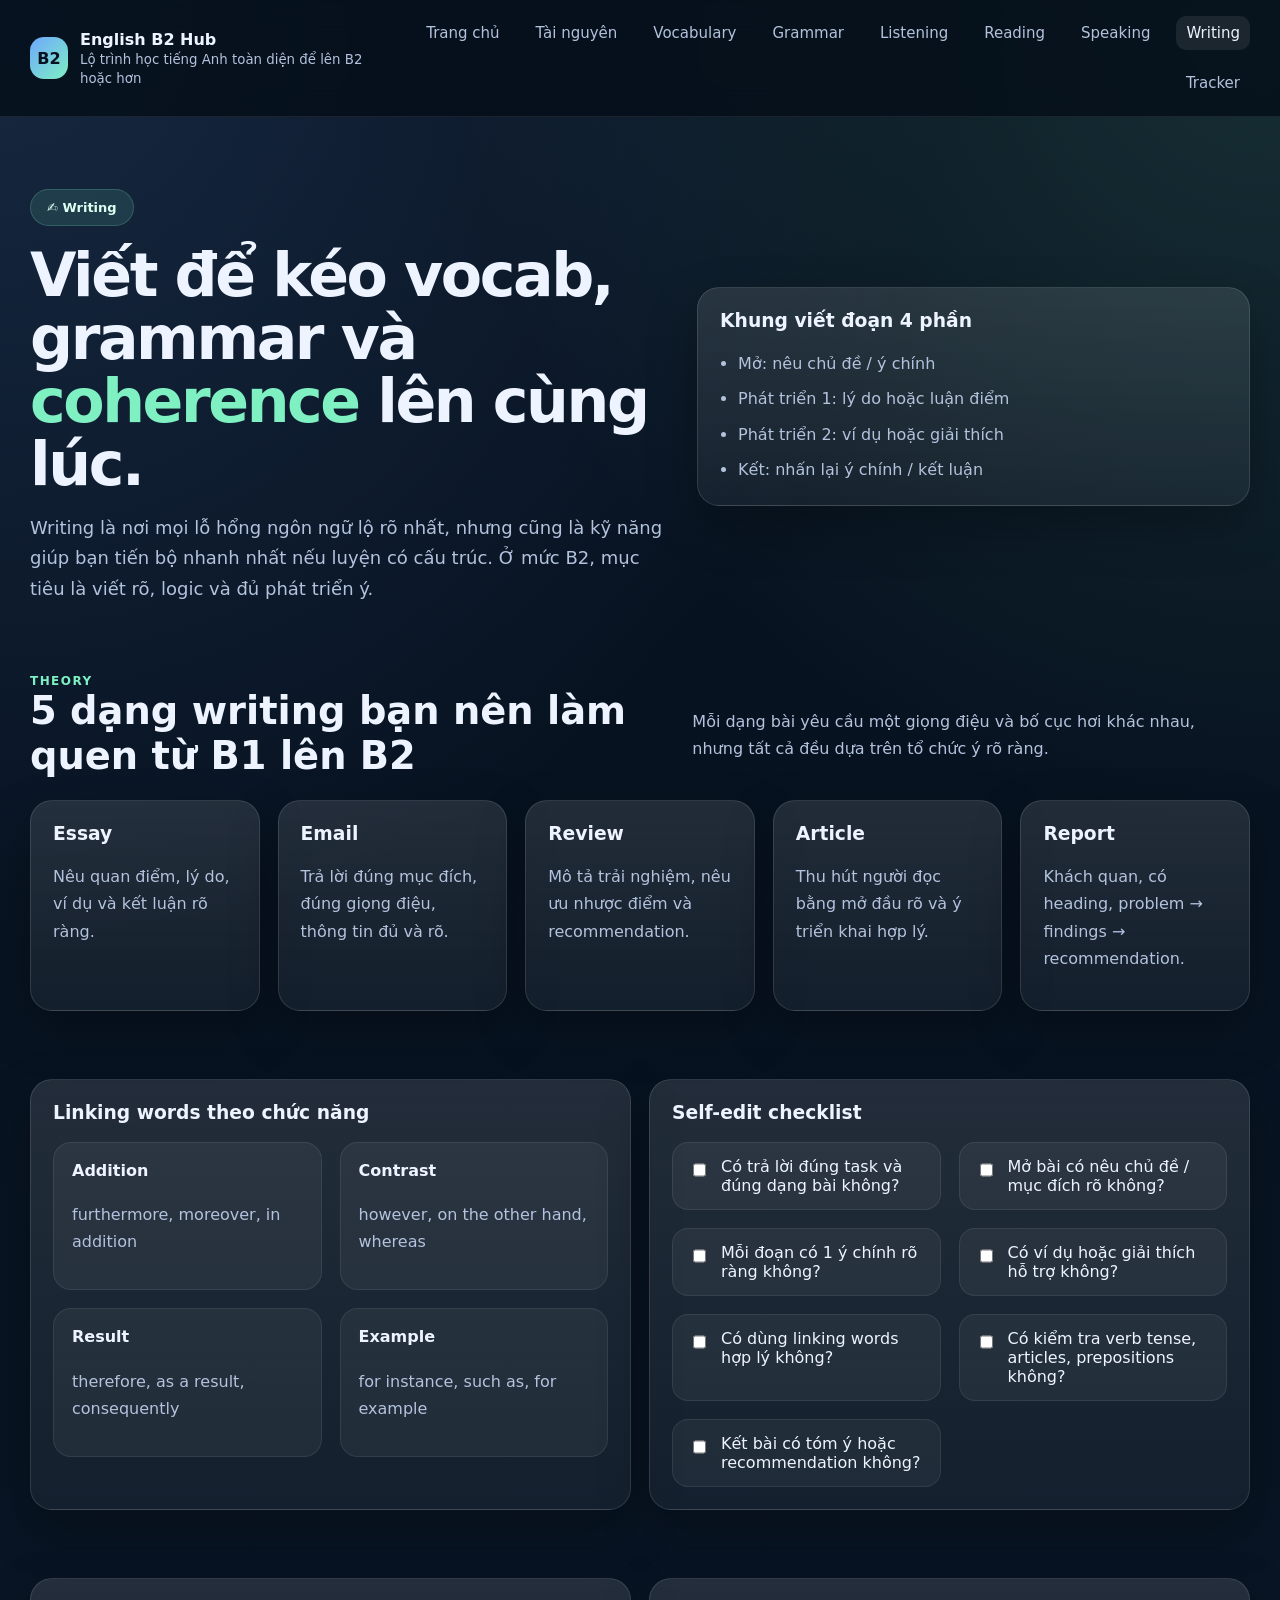
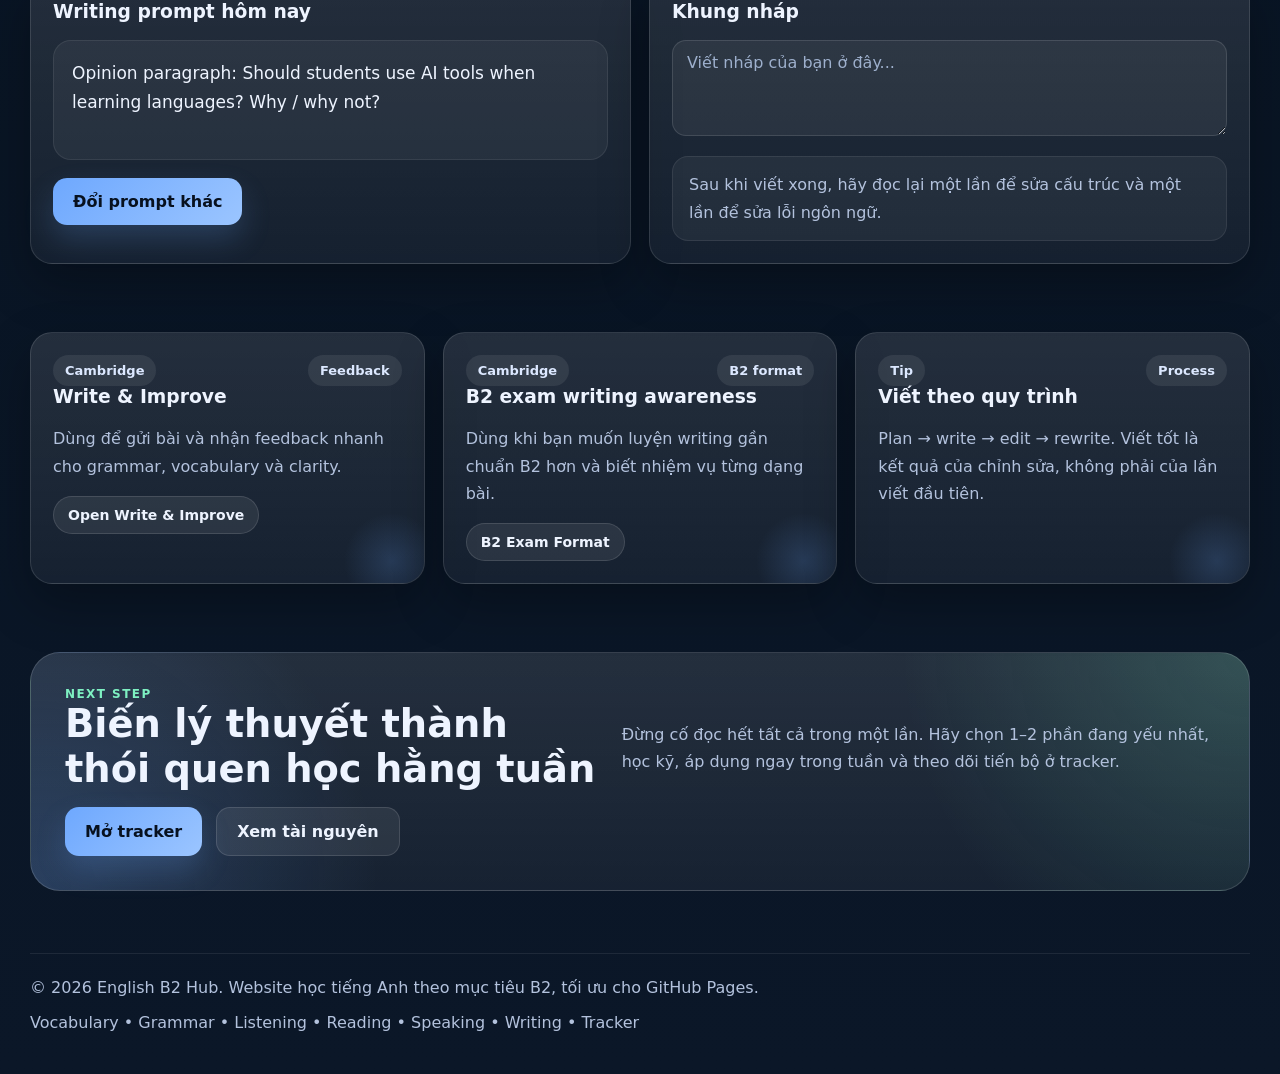
<file: writing.html>
<!DOCTYPE html>
<html lang="vi">
  <head>
    <meta charset="UTF-8" />
    <meta name="viewport" content="width=device-width, initial-scale=1.0" />
    <title>English B2 Hub - Writing theory and prompts</title>
    <meta name="description" content="Trang writing với lý thuyết dạng bài B2, self-edit checklist và nháp lưu cục bộ." />
    <link rel="stylesheet" href="assets/styles.css" />
  </head>
  <body>
    <header>
      <div class="container nav">
        <a href="index.html" class="brand">
          <div class="brand-logo">B2</div>
          <div>
            <div>English B2 Hub</div>
            <small style="color: var(--muted); font-weight: 500">Lộ trình học tiếng Anh toàn diện để lên B2 hoặc hơn</small>
          </div>
        </a>
        <nav class="nav-links"><a href="index.html" class="">Trang chủ</a>
<a href="resources.html" class="">Tài nguyên</a>
<a href="vocabulary.html" class="">Vocabulary</a>
<a href="grammar.html" class="">Grammar</a>
<a href="listening.html" class="">Listening</a>
<a href="reading.html" class="">Reading</a>
<a href="speaking.html" class="">Speaking</a>
<a href="writing.html" class="active">Writing</a>
<a href="tracker.html" class="">Tracker</a></nav>
      </div>
    </header>
    <main>
<section class="hero">
  <div class="container hero-grid">
    <div>
      <div class="pill">✍️ Writing</div>
      <h1>Viết để kéo vocab, grammar và <span style="color:var(--accent)">coherence</span> lên cùng lúc.</h1>
      <p>Writing là nơi mọi lỗ hổng ngôn ngữ lộ rõ nhất, nhưng cũng là kỹ năng giúp bạn tiến bộ nhanh nhất nếu luyện có cấu trúc. Ở mức B2, mục tiêu là viết rõ, logic và đủ phát triển ý.</p>
    </div>
    <div class="hero-card">
      <h3>Khung viết đoạn 4 phần</h3>
      <ul class="list">
        <li>Mở: nêu chủ đề / ý chính</li>
        <li>Phát triển 1: lý do hoặc luận điểm</li>
        <li>Phát triển 2: ví dụ hoặc giải thích</li>
        <li>Kết: nhấn lại ý chính / kết luận</li>
      </ul>
    </div>
  </div>
</section>

<section>
  <div class="container">
    <div class="section-title">
      <div><div class="kicker">Theory</div><h2>5 dạng writing bạn nên làm quen từ B1 lên B2</h2></div>
      <p>Mỗi dạng bài yêu cầu một giọng điệu và bố cục hơi khác nhau, nhưng tất cả đều dựa trên tổ chức ý rõ ràng.</p>
    </div>
    <div class="grid-5">
      <article class="card theory-card"><h3>Essay</h3><p>Nêu quan điểm, lý do, ví dụ và kết luận rõ ràng.</p></article>
      <article class="card theory-card"><h3>Email</h3><p>Trả lời đúng mục đích, đúng giọng điệu, thông tin đủ và rõ.</p></article>
      <article class="card theory-card"><h3>Review</h3><p>Mô tả trải nghiệm, nêu ưu nhược điểm và recommendation.</p></article>
      <article class="card theory-card"><h3>Article</h3><p>Thu hút người đọc bằng mở đầu rõ và ý triển khai hợp lý.</p></article>
      <article class="card theory-card"><h3>Report</h3><p>Khách quan, có heading, problem → findings → recommendation.</p></article>
    </div>
  </div>
</section>

<section>
  <div class="container grid-2">
    <article class="card">
      <h3>Linking words theo chức năng</h3>
      <div class="grid-2">
        <div class="theory-point"><h4>Addition</h4><p>furthermore, moreover, in addition</p></div>
        <div class="theory-point"><h4>Contrast</h4><p>however, on the other hand, whereas</p></div>
        <div class="theory-point"><h4>Result</h4><p>therefore, as a result, consequently</p></div>
        <div class="theory-point"><h4>Example</h4><p>for instance, such as, for example</p></div>
      </div>
    </article>
    <article class="card">
      <h3>Self-edit checklist</h3>
      <div id="writingChecklist" class="checklist-grid"></div>
    </article>
  </div>
</section>

<section>
  <div class="container grid-2">
    <article class="card">
      <h3>Writing prompt hôm nay</h3>
      <div id="writingPromptBox" class="prompt-box"></div>
      <div class="hero-actions" style="margin-top:18px"><button class="button button-primary" id="newWritingPromptBtn">Đổi prompt khác</button></div>
    </article>
    <article class="card">
      <h3>Khung nháp</h3>
      <textarea id="writingDraft" placeholder="Viết nháp của bạn ở đây..."></textarea>
      <div class="note" style="margin-top:16px">Sau khi viết xong, hãy đọc lại một lần để sửa cấu trúc và một lần để sửa lỗi ngôn ngữ.</div>
    </article>
  </div>
</section>

<section>
  <div class="container grid-3">
    <article class="card resource-card"><div class="top-row"><span class="badge">Cambridge</span><span class="tag">Feedback</span></div><h3>Write & Improve</h3><p>Dùng để gửi bài và nhận feedback nhanh cho grammar, vocabulary và clarity.</p><div class="resource-links"><a class="resource-link" href="https://www.cambridgeenglish.org/vn/learning-english/write-and-improve" target="_blank">Open Write & Improve</a></div></article>
    <article class="card resource-card"><div class="top-row"><span class="badge">Cambridge</span><span class="tag">B2 format</span></div><h3>B2 exam writing awareness</h3><p>Dùng khi bạn muốn luyện writing gần chuẩn B2 hơn và biết nhiệm vụ từng dạng bài.</p><div class="resource-links"><a class="resource-link" href="https://www.cambridgeenglish.org/exams-and-tests/first/exam-format/" target="_blank">B2 Exam Format</a></div></article>
    <article class="card resource-card"><div class="top-row"><span class="badge">Tip</span><span class="tag">Process</span></div><h3>Viết theo quy trình</h3><p>Plan → write → edit → rewrite. Viết tốt là kết quả của chỉnh sửa, không phải của lần viết đầu tiên.</p></article>
  </div>
</section>

      <section>
        <div class="container">
          <div class="footer-cta">
            <div class="section-title" style="margin-bottom:16px">
              <div>
                <div class="kicker">Next step</div>
                <h2>Biến lý thuyết thành thói quen học hằng tuần</h2>
              </div>
              <p>Đừng cố đọc hết tất cả trong một lần. Hãy chọn 1–2 phần đang yếu nhất, học kỹ, áp dụng ngay trong tuần và theo dõi tiến bộ ở tracker.</p>
            </div>
            <div class="hero-actions" style="margin-top:0">
              <a class="button button-primary" href="tracker.html">Mở tracker</a>
              <a class="button button-secondary" href="resources.html">Xem tài nguyên</a>
            </div>
          </div>
        </div>
      </section>
    </main>
    <footer>
      <div class="container footer-row">
        <div>© 2026 English B2 Hub. Website học tiếng Anh theo mục tiêu B2, tối ưu cho GitHub Pages.</div>
        <div>Vocabulary • Grammar • Listening • Reading • Speaking • Writing • Tracker</div>
      </div>
    </footer>
    <script src="assets/app.js"></script>
  </body>
</html>
</file>
<file: assets/styles.css>
:root{
  --bg:#07111f;
  --bg-soft:#0d1b2d;
  --card:rgba(255,255,255,.08);
  --card-strong:rgba(255,255,255,.12);
  --card-border:rgba(255,255,255,.12);
  --text:#eef4ff;
  --muted:#b3c2dd;
  --primary:#6ea8fe;
  --accent:#7ef0c2;
  --warning:#ffd166;
  --danger:#ff9b9b;
  --ok:#8ef2bc;
  --shadow:0 20px 50px rgba(0,0,0,.28);
  --radius:22px;
  --max-width:1220px;
}
*{box-sizing:border-box}
html{scroll-behavior:smooth}
body{
  margin:0;
  font-family:Inter,system-ui,-apple-system,BlinkMacSystemFont,"Segoe UI",sans-serif;
  background:
    radial-gradient(circle at top left, rgba(110,168,254,.16), transparent 32%),
    radial-gradient(circle at top right, rgba(126,240,194,.14), transparent 28%),
    linear-gradient(180deg,#06101d 0%,#081423 48%,#0b1728 100%);
  color:var(--text);
}
a{color:inherit;text-decoration:none}
button,input,textarea,select{font:inherit}
input,textarea,select{
  width:100%;
  background:rgba(255,255,255,.06);
  border:1px solid rgba(255,255,255,.12);
  color:var(--text);
  border-radius:14px;
  padding:12px 14px;
}
input::placeholder,textarea::placeholder{color:#9eb0cd}
textarea{min-height:96px;resize:vertical}
.container{width:min(var(--max-width),calc(100% - 28px));margin:0 auto}
header{
  position:sticky;top:0;z-index:30;
  backdrop-filter:blur(14px);
  background:rgba(5,13,24,.78);
  border-bottom:1px solid rgba(255,255,255,.08);
}
.nav{display:flex;justify-content:space-between;align-items:center;gap:18px;padding:16px 0}
.brand{display:flex;align-items:center;gap:12px;font-weight:800}
.brand-logo{width:42px;height:42px;border-radius:14px;display:grid;place-items:center;background:linear-gradient(135deg,var(--primary),var(--accent));color:#07111f;font-weight:900}
.nav-links{display:flex;align-items:center;gap:16px;color:var(--muted);font-size:15px;flex-wrap:wrap;justify-content:flex-end}
.nav-links a{padding:8px 10px;border-radius:10px}
.nav-links a:hover,.nav-links a.active{color:var(--text);background:rgba(255,255,255,.08)}
section{padding:34px 0}
.hero{padding:72px 0 36px}
.hero-grid,.grid-2,.grid-3,.grid-4,.grid-5,.resource-grid,.quick-grid,.theory-grid,.roadmap-grid,.checklist-grid,.skill-tabs{display:grid;gap:18px}
.hero-grid{grid-template-columns:1.08fr .92fr;align-items:center}
.grid-2,.theory-grid,.checklist-grid{grid-template-columns:repeat(2,1fr)}
.grid-3,.resource-grid,.roadmap-grid{grid-template-columns:repeat(3,1fr)}
.grid-4,.quick-grid{grid-template-columns:repeat(4,1fr)}
.grid-5{grid-template-columns:repeat(5,1fr)}
.section-title{display:flex;justify-content:space-between;align-items:end;gap:20px;margin-bottom:22px}
.section-title h2{margin:0;font-size:clamp(1.7rem,3vw,2.45rem)}
.section-title p,.card p,.note,.list li,.metric p,.small,.theory-point p{color:var(--muted);line-height:1.7}
.hero h1{margin:18px 0 16px;font-size:clamp(2.4rem,4.7vw,4.5rem);line-height:1.05;letter-spacing:-.04em}
.hero p{margin:0;color:var(--muted);font-size:18px;line-height:1.7;max-width:760px}
.hero-actions{display:flex;gap:14px;flex-wrap:wrap;margin-top:28px}
.card,.hero-card{background:linear-gradient(180deg,rgba(255,255,255,.11),rgba(255,255,255,.05));border:1px solid var(--card-border);border-radius:var(--radius);padding:22px;box-shadow:var(--shadow)}
.card h3,.card h4,.hero-card h3{margin-top:0}
.pill,.badge,.tag{display:inline-flex;align-items:center;gap:8px;padding:8px 12px;border-radius:999px;font-size:13px;font-weight:700}
.pill{padding:10px 16px;background:rgba(126,240,194,.12);border:1px solid rgba(126,240,194,.2);color:#ddfff2}
.badge,.tag{background:rgba(255,255,255,.08);color:#dce8ff}
.button{display:inline-flex;align-items:center;justify-content:center;gap:10px;padding:14px 20px;border-radius:14px;font-weight:700;border:none;cursor:pointer;transition:transform .2s ease, opacity .2s ease}
.button:hover{transform:translateY(-2px)}
.button-primary{background:linear-gradient(135deg,var(--primary),#9bc5ff);color:#07111f;box-shadow:0 14px 30px rgba(110,168,254,.2)}
.button-secondary{background:rgba(255,255,255,.08);color:var(--text);border:1px solid rgba(255,255,255,.12)}
.button-ghost{background:transparent;color:var(--muted);border:1px solid rgba(255,255,255,.12)}
.list{margin:14px 0 0;padding-left:18px;display:grid;gap:8px}
.metric{text-align:center}
.metric strong{font-size:28px;display:block;margin-bottom:8px}
.note{background:rgba(255,255,255,.05);border:1px solid rgba(255,255,255,.08);border-radius:16px;padding:14px 16px}
.resource-card,.topic-card,.theory-card,.practice-card,.roadmap-step,.mini-card,.tracker-card{position:relative;overflow:hidden}
.resource-card::after,.topic-card::after,.practice-card::after{content:"";position:absolute;inset:auto -18px -28px auto;width:100px;height:100px;background:radial-gradient(circle, rgba(110,168,254,.18), transparent 68%)}
.top-row,.flex-between{display:flex;justify-content:space-between;align-items:center;gap:10px;flex-wrap:wrap}
.resource-links,.chip-row{display:flex;gap:10px;flex-wrap:wrap;margin-top:16px}
.resource-link,.chip{display:inline-flex;align-items:center;gap:8px;padding:10px 14px;border-radius:999px;background:rgba(255,255,255,.08);border:1px solid rgba(255,255,255,.12);font-size:14px;font-weight:600}
.resource-link:hover,.chip:hover{background:rgba(255,255,255,.12)}
.step-no,.mini-icon{width:52px;height:52px;border-radius:16px;display:grid;place-items:center;margin-bottom:16px;font-weight:800;font-size:20px;background:linear-gradient(135deg,rgba(110,168,254,.2),rgba(126,240,194,.18));border:1px solid rgba(255,255,255,.12)}
.subtle{font-size:14px;color:var(--muted)}
.table-wrap{overflow:auto;border:1px solid rgba(255,255,255,.08);border-radius:18px}
table{width:100%;border-collapse:collapse;background:rgba(255,255,255,.04)}
th,td{padding:14px 16px;border-bottom:1px solid rgba(255,255,255,.08);text-align:left;vertical-align:top}
th{background:rgba(255,255,255,.06);font-size:14px}
thead th{position:sticky;top:0}
.accordion-item{border:1px solid rgba(255,255,255,.08);border-radius:18px;background:rgba(255,255,255,.05);overflow:hidden}
.accordion-item + .accordion-item{margin-top:12px}
.accordion-btn{width:100%;padding:16px 18px;background:transparent;border:none;color:var(--text);text-align:left;font-weight:800;cursor:pointer;display:flex;justify-content:space-between;gap:16px;align-items:center}
.accordion-content{padding:0 18px 18px;display:none}
.accordion-item.open .accordion-content{display:block}
.check-item{display:flex;gap:12px;align-items:flex-start;padding:14px 16px;border-radius:16px;background:rgba(255,255,255,.05);border:1px solid rgba(255,255,255,.08)}
.check-item input[type="checkbox"]{width:18px;height:18px;accent-color:#7ef0c2;margin-top:4px}
.progress-shell{height:12px;width:100%;border-radius:999px;background:rgba(255,255,255,.08);overflow:hidden;margin-top:16px}
.progress-bar{height:100%;width:0%;border-radius:inherit;background:linear-gradient(90deg,var(--accent),var(--primary));transition:width .25s ease}
.flashcard{min-height:220px;display:grid;place-items:center;text-align:center;padding:26px;background:linear-gradient(180deg,rgba(126,240,194,.14),rgba(255,255,255,.05));border:1px solid rgba(126,240,194,.22);border-radius:22px}
.flashcard h3{font-size:2rem;margin:0 0 10px}
.flashcard .hint{font-size:14px;color:var(--muted)}
.vocab-item,.journal-item{display:flex;justify-content:space-between;gap:14px;align-items:flex-start;padding:14px 16px;border-radius:16px;background:rgba(255,255,255,.05);border:1px solid rgba(255,255,255,.08)}
.vocab-item strong,.journal-item strong{display:block;margin-bottom:6px}
.icon-btn{min-width:42px;height:42px;border-radius:12px;border:1px solid rgba(255,255,255,.12);background:rgba(255,255,255,.06);color:var(--text);cursor:pointer}
.prompt-box{min-height:120px;background:rgba(255,255,255,.05);border:1px solid rgba(255,255,255,.08);border-radius:18px;padding:18px;font-size:17px;line-height:1.7}
.footer-cta{padding:34px;border-radius:30px;background:radial-gradient(circle at top right, rgba(126,240,194,.18), transparent 28%),radial-gradient(circle at bottom left, rgba(110,168,254,.22), transparent 28%),linear-gradient(180deg, rgba(255,255,255,.11), rgba(255,255,255,.05));border:1px solid rgba(255,255,255,.14)}
footer{padding:28px 0 42px;color:var(--muted)}
.footer-row{display:flex;justify-content:space-between;gap:16px;flex-wrap:wrap;border-top:1px solid rgba(255,255,255,.08);padding-top:24px}
.kicker{letter-spacing:.12em;text-transform:uppercase;font-size:12px;color:var(--accent);font-weight:800}
.skill-tabs{grid-template-columns:repeat(5,1fr)}
.skill-tab{padding:14px 16px;border-radius:16px;background:rgba(255,255,255,.06);border:1px solid rgba(255,255,255,.12);color:var(--text);cursor:pointer;font-weight:700}
.skill-tab.active{background:linear-gradient(135deg,rgba(110,168,254,.22),rgba(126,240,194,.18));border-color:rgba(126,240,194,.42)}
.resource-panel{display:none}
.resource-panel.active{display:block}
.callout{border-left:4px solid var(--accent);padding-left:16px}
.theory-point{padding:18px;border-radius:18px;background:rgba(255,255,255,.05);border:1px solid rgba(255,255,255,.08)}
.code-like{font-family:ui-monospace,SFMono-Regular,Menlo,monospace;font-size:14px}
@media (max-width:1100px){
  .hero-grid,.grid-2,.grid-3,.grid-4,.grid-5,.resource-grid,.quick-grid,.theory-grid,.roadmap-grid,.checklist-grid,.skill-tabs{grid-template-columns:repeat(2,1fr)}
  .hero-grid{grid-template-columns:1fr}
}
@media (max-width:760px){
  .nav-links{display:none}
  .hero{padding-top:42px}
  .hero p{font-size:16px}
  .hero-grid,.grid-2,.grid-3,.grid-4,.grid-5,.resource-grid,.quick-grid,.theory-grid,.roadmap-grid,.checklist-grid,.skill-tabs{grid-template-columns:1fr}
  .section-title,.top-row,.flex-between,.footer-row{flex-direction:column;align-items:flex-start}
}
</file>
